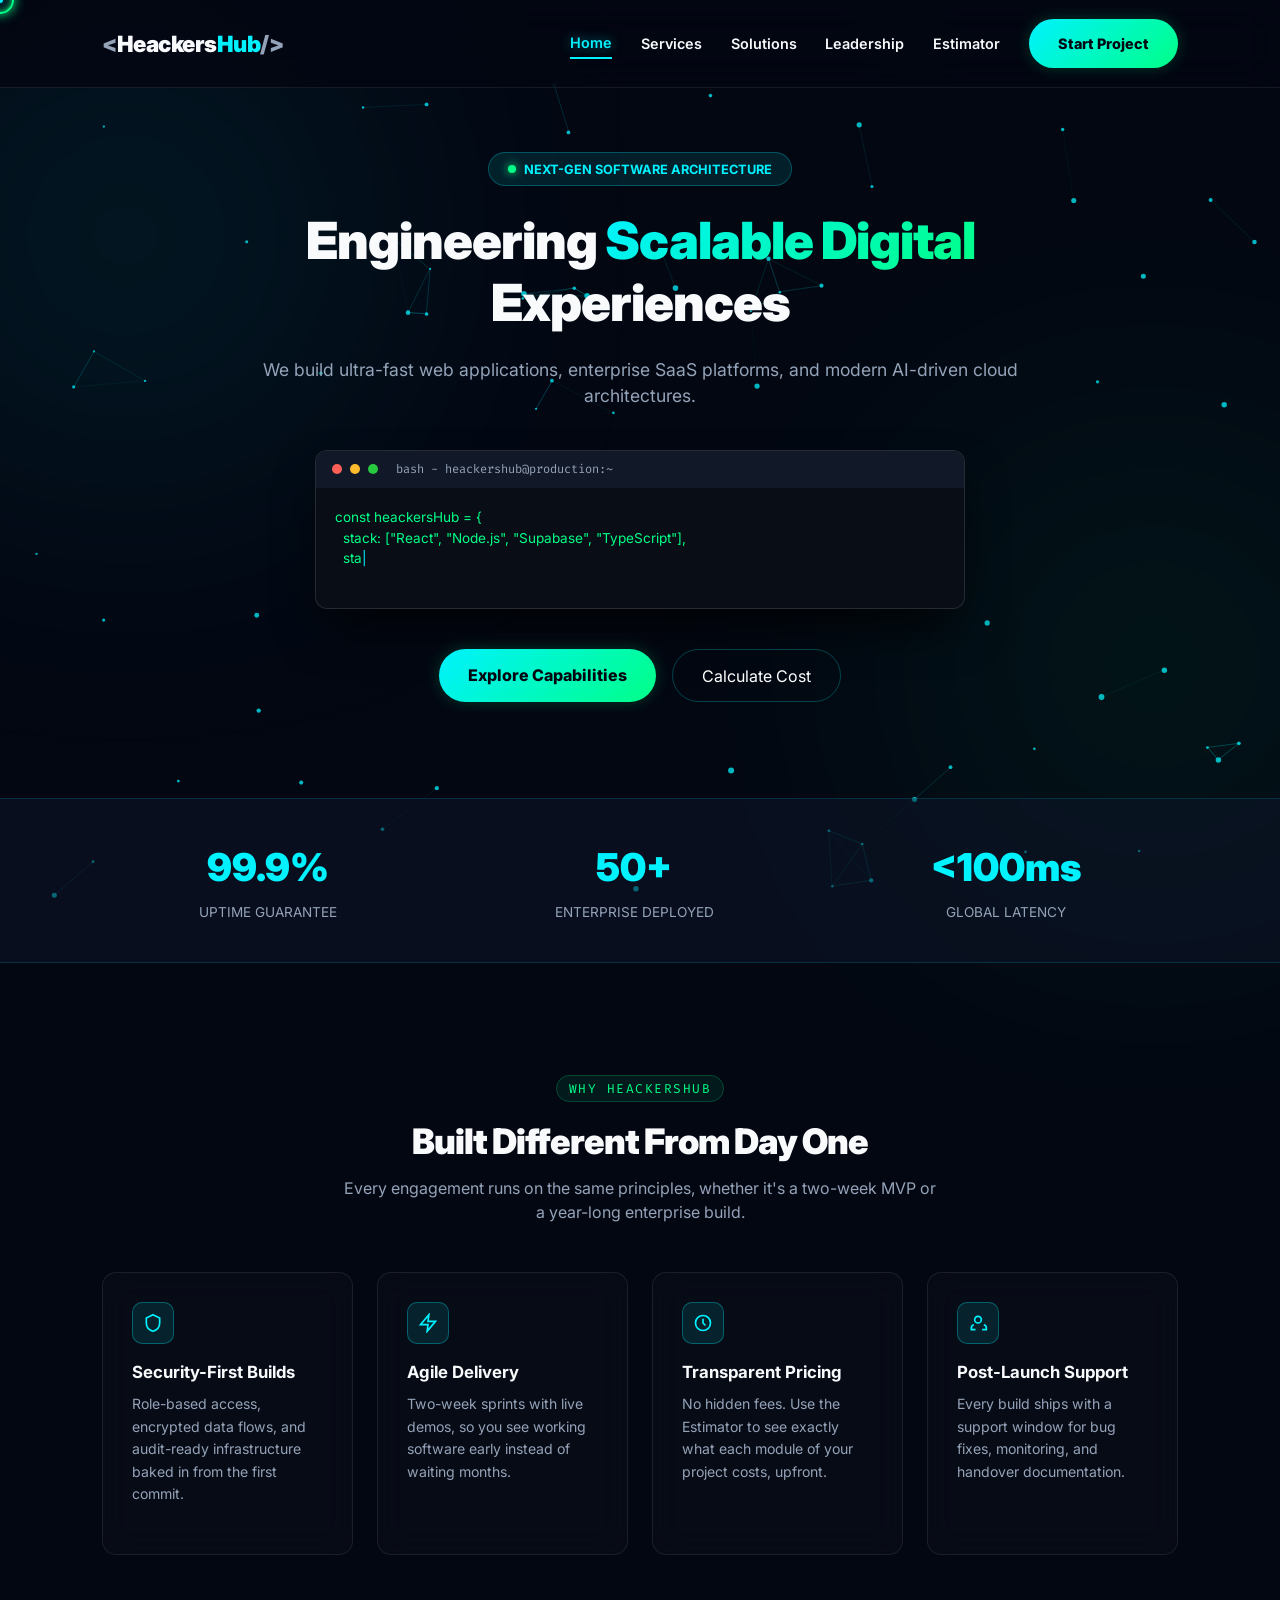
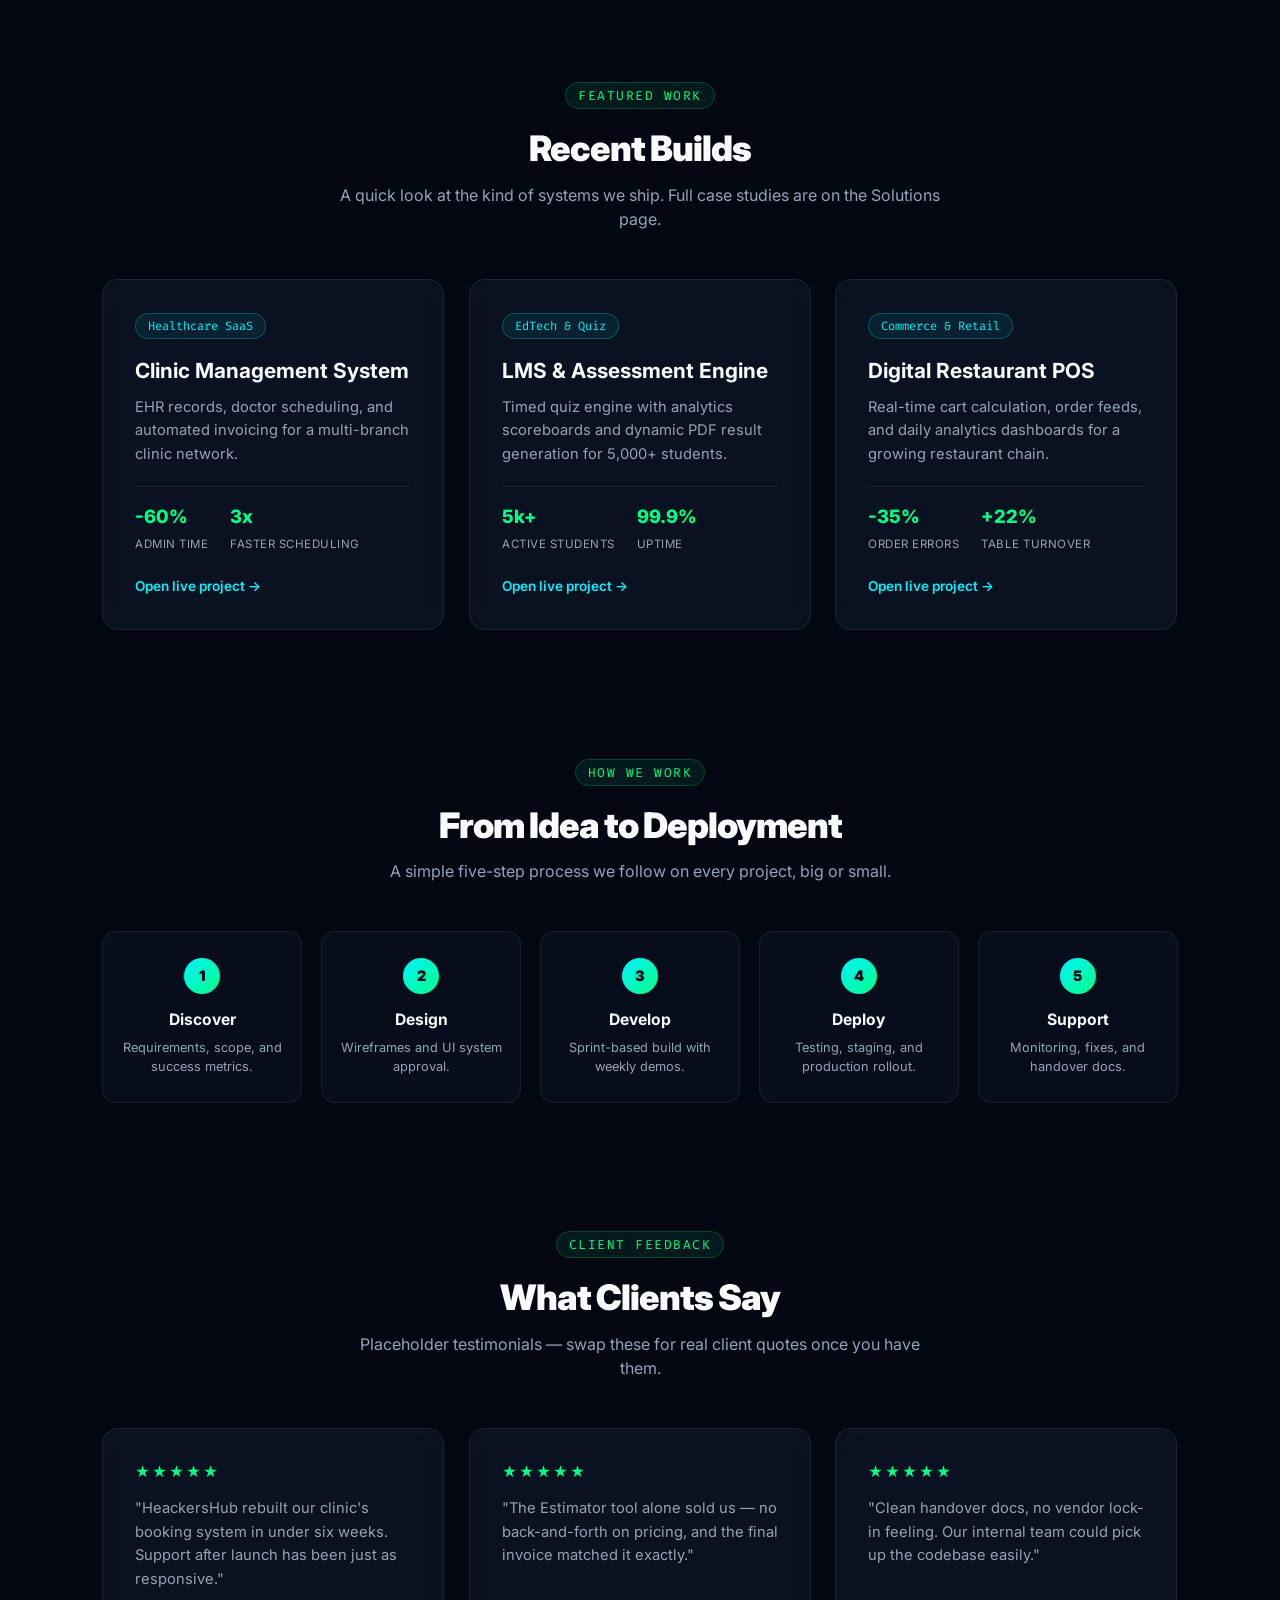
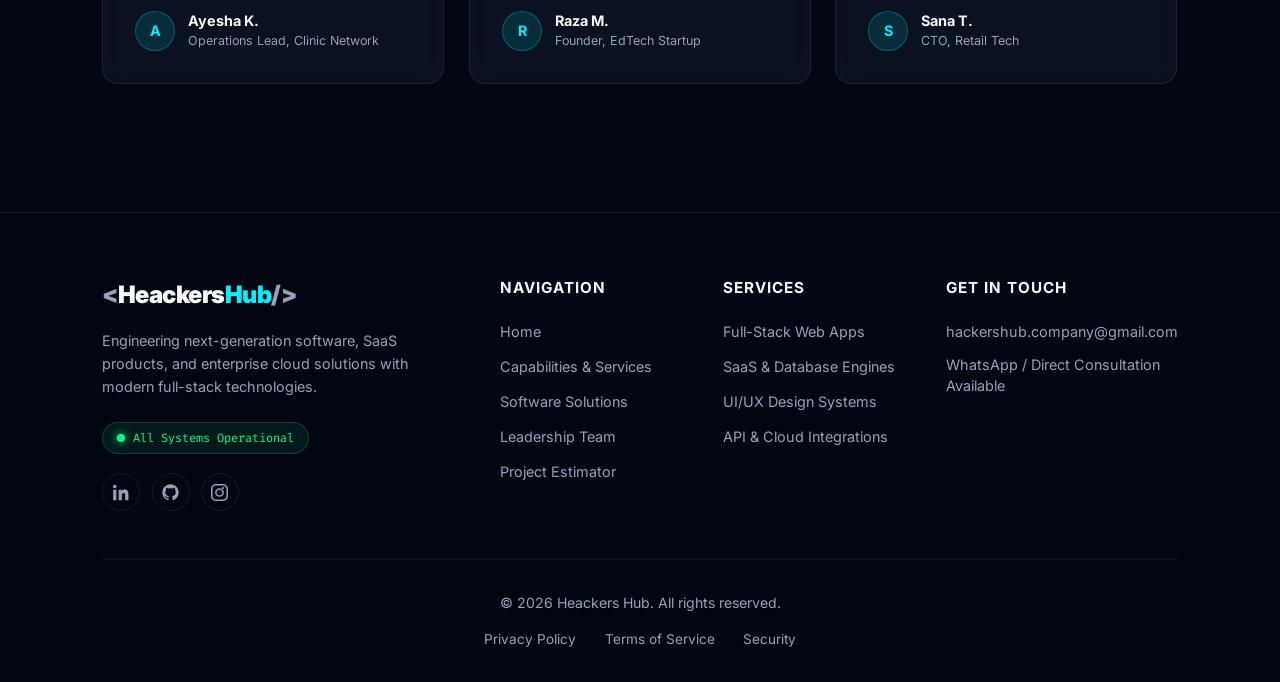
<file: index.html>
<!DOCTYPE html>
<html lang="en">
<head>
  <meta charset="UTF-8">
  <meta name="viewport" content="width=device-width, initial-scale=1.0">
  <title>HeackersHub — Enterprise Software Studio</title>
  <meta name="description" content="HeackersHub engineers scalable web applications, SaaS platforms, and cloud architecture for enterprise clients. React, Node.js, Supabase & modern full-stack solutions.">
  <link rel="icon" href="data:image/svg+xml,%3Csvg xmlns='http://www.w3.org/2000/svg' viewBox='0 0 100 100'%3E%3Crect width='100' height='100' rx='22' fill='%23030712'/%3E%3Ctext x='50' y='68' font-size='60' text-anchor='middle' fill='%2300f2fe' font-family='monospace'%3E%3C/%3E%3C/text%3E%3C/svg%3E">
  <link rel="stylesheet" href="style.css">
  <link href="https://fonts.googleapis.com/css2?family=Fira+Code:wght@400;600&family=Inter:wght@400;600;700;900&display=swap" rel="stylesheet">
</head>
<body>

  <div class="preloader">
    <div class="preloader-box">
      booting heackershub.sys ...
      <div class="preloader-bar"></div>
    </div>
  </div>

  <canvas id="particleCanvas"></canvas>
  <div class="glow-orb orb-1"></div>
  <div class="glow-orb orb-2"></div>

  <header class="navbar">
    <div class="logo">
      <a href="index.html" style="text-decoration:none; color:inherit;">
        <span class="logo-bracket">&lt;</span>Heackers<span class="logo-highlight">Hub</span><span class="logo-bracket">/&gt;</span>
      </a>
    </div>
    <div class="nav-overlay"></div>
    <nav class="nav-links">
      <a href="index.html" class="active">Home</a>
      <a href="services.html">Services</a>
      <a href="solutions.html">Solutions</a>
      <a href="leadership.html">Leadership</a>
      <a href="estimator.html">Estimator</a>
      <a href="contact.html" class="btn-neon">Start Project</a>
    </nav>
    <button class="hamburger" aria-label="Toggle menu"><span></span><span></span><span></span></button>
  </header>

  <section class="hero">
    <div class="hero-badge">
      <span class="pulse-dot"></span> Next-Gen Software Architecture
    </div>
    <h1>Engineering <span class="glow-text">Scalable Digital</span> Experiences</h1>
    <p>We build ultra-fast web applications, enterprise SaaS platforms, and modern AI-driven cloud architectures.</p>

    <div class="terminal-card">
      <div class="terminal-header">
        <span class="dot red"></span>
        <span class="dot yellow"></span>
        <span class="dot green"></span>
        <span class="terminal-title">bash - heackershub@production:~</span>
      </div>
      <div class="terminal-body">
        <pre><code id="typewriterCode"></code><span class="cursor-blink">|</span></pre>
      </div>
    </div>

    <div class="hero-actions">
      <a href="services.html" class="btn-neon">Explore Capabilities</a>
      <a href="estimator.html" class="btn-glass">Calculate Cost</a>
    </div>
  </section>

  <div class="metrics-strip">
    <div class="metric-box">
      <h2 data-target="99.9" data-suffix="%">0%</h2>
      <p>Uptime Guarantee</p>
    </div>
    <div class="metric-box">
      <h2 data-target="50" data-suffix="+">0+</h2>
      <p>Enterprise Deployed</p>
    </div>
    <div class="metric-box">
      <h2 data-target="100" data-prefix="&lt;" data-suffix="ms">&lt;0ms</h2>
      <p>Global Latency</p>
    </div>
  </div>

  <section class="section">
    <div class="section-header reveal">
      <span class="sub-badge">WHY HEACKERSHUB</span>
      <h2 class="page-title" style="font-size:2.2rem;">Built Different From Day One</h2>
      <p class="section-desc">Every engagement runs on the same principles, whether it's a two-week MVP or a year-long enterprise build.</p>
    </div>
    <div class="grid-4">
      <div class="glass-card feature-item reveal">
        <div class="feature-icon"><svg width="20" height="20" fill="none" stroke="currentColor" stroke-width="2" viewBox="0 0 24 24"><path d="M12 2l8 4v6c0 5-3.5 8.5-8 10-4.5-1.5-8-5-8-10V6l8-4z"/></svg></div>
        <h4>Security-First Builds</h4>
        <p>Role-based access, encrypted data flows, and audit-ready infrastructure baked in from the first commit.</p>
      </div>
      <div class="glass-card feature-item reveal">
        <div class="feature-icon"><svg width="20" height="20" fill="none" stroke="currentColor" stroke-width="2" viewBox="0 0 24 24"><path d="M13 2L3 14h9l-1 8 10-12h-9l1-8z"/></svg></div>
        <h4>Agile Delivery</h4>
        <p>Two-week sprints with live demos, so you see working software early instead of waiting months.</p>
      </div>
      <div class="glass-card feature-item reveal">
        <div class="feature-icon"><svg width="20" height="20" fill="none" stroke="currentColor" stroke-width="2" viewBox="0 0 24 24"><circle cx="12" cy="12" r="9"/><path d="M12 7v5l3 3"/></svg></div>
        <h4>Transparent Pricing</h4>
        <p>No hidden fees. Use the Estimator to see exactly what each module of your project costs, upfront.</p>
      </div>
      <div class="glass-card feature-item reveal">
        <div class="feature-icon"><svg width="20" height="20" fill="none" stroke="currentColor" stroke-width="2" viewBox="0 0 24 24"><path d="M17 20h5v-2a4 4 0 0 0-3-3.87M9 20H4v-2a4 4 0 0 1 3-3.87m5-2.13a4 4 0 1 0 0-8 4 4 0 0 0 0 8z"/></svg></div>
        <h4>Post-Launch Support</h4>
        <p>Every build ships with a support window for bug fixes, monitoring, and handover documentation.</p>
      </div>
    </div>
  </section>

  <section class="section">
    <div class="section-header reveal">
      <span class="sub-badge">FEATURED WORK</span>
      <h2 class="page-title" style="font-size:2.2rem;">Recent Builds</h2>
      <p class="section-desc">A quick look at the kind of systems we ship. Full case studies are on the Solutions page.</p>
    </div>
    <div class="grid-3">
      <div class="glass-card reveal">
        <span class="tag">Healthcare SaaS</span>
        <h3>Clinic Management System</h3>
        <p>EHR records, doctor scheduling, and automated invoicing for a multi-branch clinic network.</p>
        <div class="work-results">
          <div><span class="result-num">-60%</span><span class="result-label">Admin Time</span></div>
          <div><span class="result-num">3x</span><span class="result-label">Faster Scheduling</span></div>
        </div>
        <a href="https://medix-ai-six.vercel.app" target="_blank" rel="noopener" class="case-link">Open live project →</a>
      </div>
      <div class="glass-card reveal">
        <span class="tag">EdTech & Quiz</span>
        <h3>LMS & Assessment Engine</h3>
        <p>Timed quiz engine with analytics scoreboards and dynamic PDF result generation for 5,000+ students.</p>
        <div class="work-results">
          <div><span class="result-num">5k+</span><span class="result-label">Active Students</span></div>
          <div><span class="result-num">99.9%</span><span class="result-label">Uptime</span></div>
        </div>
        <a href="https://clinicpro-tan.vercel.app/" target="_blank" rel="noopener" class="case-link">Open live project →</a>
      </div>
      <div class="glass-card reveal">
        <span class="tag">Commerce & Retail</span>
        <h3>Digital Restaurant POS</h3>
        <p>Real-time cart calculation, order feeds, and daily analytics dashboards for a growing restaurant chain.</p>
        <div class="work-results">
          <div><span class="result-num">-35%</span><span class="result-label">Order Errors</span></div>
          <div><span class="result-num">+22%</span><span class="result-label">Table Turnover</span></div>
        </div>
        <a href="https://hasanraza1019.github.io/mr-wari" target="_blank" rel="noopener" class="case-link">Open live project →</a>
      </div>
    </div>
  </section>

  <section class="section">
    <div class="section-header reveal">
      <span class="sub-badge">HOW WE WORK</span>
      <h2 class="page-title" style="font-size:2.2rem;">From Idea to Deployment</h2>
      <p class="section-desc">A simple five-step process we follow on every project, big or small.</p>
    </div>
    <div class="process-track reveal">
      <div class="process-step">
        <div class="step-num">1</div>
        <h4>Discover</h4>
        <p>Requirements, scope, and success metrics.</p>
      </div>
      <div class="process-step">
        <div class="step-num">2</div>
        <h4>Design</h4>
        <p>Wireframes and UI system approval.</p>
      </div>
      <div class="process-step">
        <div class="step-num">3</div>
        <h4>Develop</h4>
        <p>Sprint-based build with weekly demos.</p>
      </div>
      <div class="process-step">
        <div class="step-num">4</div>
        <h4>Deploy</h4>
        <p>Testing, staging, and production rollout.</p>
      </div>
      <div class="process-step">
        <div class="step-num">5</div>
        <h4>Support</h4>
        <p>Monitoring, fixes, and handover docs.</p>
      </div>
    </div>
  </section>

  <section class="section">
    <div class="section-header reveal">
      <span class="sub-badge">CLIENT FEEDBACK</span>
      <h2 class="page-title" style="font-size:2.2rem;">What Clients Say</h2>
      <p class="section-desc">Placeholder testimonials — swap these for real client quotes once you have them.</p>
    </div>
    <div class="grid-3">
      <div class="glass-card testimonial-card reveal">
        <div class="testimonial-stars">★★★★★</div>
        <p class="testimonial-quote">"HeackersHub rebuilt our clinic's booking system in under six weeks. Support after launch has been just as responsive."</p>
        <div class="testimonial-author">
          <div class="testimonial-avatar">A</div>
          <div>
            <div class="testimonial-name">Ayesha K.</div>
            <div class="testimonial-role">Operations Lead, Clinic Network</div>
          </div>
        </div>
      </div>
      <div class="glass-card testimonial-card reveal">
        <div class="testimonial-stars">★★★★★</div>
        <p class="testimonial-quote">"The Estimator tool alone sold us — no back-and-forth on pricing, and the final invoice matched it exactly."</p>
        <div class="testimonial-author">
          <div class="testimonial-avatar">R</div>
          <div>
            <div class="testimonial-name">Raza M.</div>
            <div class="testimonial-role">Founder, EdTech Startup</div>
          </div>
        </div>
      </div>
      <div class="glass-card testimonial-card reveal">
        <div class="testimonial-stars">★★★★★</div>
        <p class="testimonial-quote">"Clean handover docs, no vendor lock-in feeling. Our internal team could pick up the codebase easily."</p>
        <div class="testimonial-author">
          <div class="testimonial-avatar">S</div>
          <div>
            <div class="testimonial-name">Sana T.</div>
            <div class="testimonial-role">CTO, Retail Tech</div>
          </div>
        </div>
      </div>
    </div>
  </section>

  <button class="back-to-top" aria-label="Back to top">
    <svg width="18" height="18" fill="none" stroke="currentColor" stroke-width="2" viewBox="0 0 24 24"><path d="M12 19V5M5 12l7-7 7 7"/></svg>
  </button>

  <footer class="main-footer">
    <div class="footer-container">
      
      <div class="footer-brand">
        <div class="logo">
          <a href="index.html" style="text-decoration:none; color:inherit;">
            <span class="logo-bracket">&lt;</span>Heackers<span class="logo-highlight">Hub</span><span class="logo-bracket">/&gt;</span>
          </a>
        </div>
        <p class="brand-desc">Engineering next-generation software, SaaS products, and enterprise cloud solutions with modern full-stack technologies.</p>
        <div class="status-badge">
          <span class="pulse-dot"></span> All Systems Operational
        </div>
        <div class="social-icons">
          <a href="https://www.linkedin.com/company/hackershub-official/?viewAsMember=true" target="_blank" rel="noopener" aria-label="LinkedIn"><svg viewBox="0 0 24 24" fill="currentColor"><path d="M4.98 3.5C4.98 4.88 3.88 6 2.5 6S0 4.88 0 3.5 1.12 1 2.5 1s2.48 1.12 2.48 2.5zM.24 8.25h4.5V23H.24V8.25zm7.5 0h4.31v2.02h.06c.6-1.13 2.07-2.33 4.26-2.33 4.56 0 5.4 3 5.4 6.9V23h-4.5v-6.72c0-1.6-.03-3.66-2.23-3.66-2.23 0-2.57 1.74-2.57 3.55V23h-4.5V8.25z"/></svg></a>
          <a href="https://github.com/Hackers4786" target="_blank" rel="noopener" aria-label="GitHub"><svg viewBox="0 0 24 24" fill="currentColor"><path d="M12 .5C5.65.5.5 5.65.5 12c0 5.08 3.29 9.39 7.86 10.91.57.1.78-.25.78-.55v-2.14c-3.2.7-3.87-1.36-3.87-1.36-.53-1.34-1.29-1.7-1.29-1.7-1.05-.72.08-.71.08-.71 1.17.08 1.78 1.2 1.78 1.2 1.03 1.77 2.71 1.26 3.37.96.1-.75.4-1.26.73-1.55-2.55-.29-5.24-1.28-5.24-5.68 0-1.26.45-2.28 1.19-3.09-.12-.29-.52-1.46.11-3.05 0 0 .97-.31 3.18 1.18a11.1 11.1 0 0 1 5.79 0c2.21-1.49 3.18-1.18 3.18-1.18.63 1.59.23 2.76.11 3.05.74.81 1.19 1.83 1.19 3.09 0 4.41-2.7 5.38-5.27 5.67.42.36.78 1.08.78 2.17v3.22c0 .3.21.66.79.55C20.21 21.38 23.5 17.08 23.5 12 23.5 5.65 18.35.5 12 .5z"/></svg></a>
          <a href="#" aria-label="Instagram" title="Instagram coming soon"><svg viewBox="0 0 24 24" fill="currentColor"><path d="M12 2.16c3.2 0 3.58.01 4.85.07 1.17.05 1.8.25 2.23.41.56.22.96.48 1.38.9.42.42.68.82.9 1.38.16.42.36 1.06.41 2.23.06 1.27.07 1.65.07 4.85s-.01 3.58-.07 4.85c-.05 1.17-.25 1.8-.41 2.23-.22.56-.48.96-.9 1.38-.42.42-.82.68-1.38.9-.42.16-1.06.36-2.23.41-1.27.06-1.65.07-4.85.07s-3.58-.01-4.85-.07c-1.17-.05-1.8-.25-2.23-.41-.56-.22-.96-.48-1.38-.9-.42-.42-.68-.82-.9-1.38-.16-.42-.36-1.06-.41-2.23-.06-1.27-.07-1.65-.07-4.85s.01-3.58.07-4.85c.05-1.17.25-1.8.41-2.23.22-.56.48-.96.9-1.38.42-.42.82-.68 1.38-.9.42-.16 1.06-.36 2.23-.41 1.27-.06 1.65-.07 4.85-.07M12 0C8.74 0 8.33.01 7.05.07 5.78.13 4.9.33 4.14.63c-.79.31-1.46.72-2.13 1.39C1.35 2.68.94 3.35.63 4.14.33 4.9.13 5.78.07 7.05.01 8.33 0 8.74 0 12s.01 3.67.07 4.95c.06 1.27.26 2.15.56 2.91.31.79.72 1.46 1.39 2.13.67.67 1.34 1.08 2.13 1.39.76.3 1.64.5 2.91.56C8.33 23.99 8.74 24 12 24s3.67-.01 4.95-.07c1.27-.06 2.15-.26 2.91-.56.79-.31 1.46-.72 2.13-1.39.67-.67 1.08-1.34 1.39-2.13.3-.76.5-1.64.56-2.91.06-1.28.07-1.69.07-4.95s-.01-3.67-.07-4.95c-.06-1.27-.26-2.15-.56-2.91-.31-.79-.72-1.46-1.39-2.13C21.32 1.35 20.65.94 19.86.63c-.76-.3-1.64-.5-2.91-.56C15.67.01 15.26 0 12 0zm0 5.84A6.16 6.16 0 1 0 18.16 12 6.16 6.16 0 0 0 12 5.84zm0 10.16A4 4 0 1 1 16 12a4 4 0 0 1-4 4zm6.41-10.4a1.44 1.44 0 1 1-1.44-1.44 1.44 1.44 0 0 1 1.44 1.44z"/></svg></a>
        </div>
      </div>

      <div class="footer-col">
        <h4>Navigation</h4>
        <ul>
          <li><a href="index.html">Home</a></li>
          <li><a href="services.html">Capabilities & Services</a></li>
          <li><a href="solutions.html">Software Solutions</a></li>
          <li><a href="leadership.html">Leadership Team</a></li>
          <li><a href="estimator.html">Project Estimator</a></li>
        </ul>
      </div>

      <div class="footer-col">
        <h4>Services</h4>
        <ul>
          <li><a href="services.html">Full-Stack Web Apps</a></li>
          <li><a href="services.html">SaaS & Database Engines</a></li>
          <li><a href="services.html">UI/UX Design Systems</a></li>
          <li><a href="services.html">API & Cloud Integrations</a></li>
        </ul>
      </div>

      <div class="footer-col">
        <h4>Get In Touch</h4>
        <ul>
          <li><a href="mailto:hackershub.company@gmail.com">hackershub.company@gmail.com</a></li>
          <li><span class="contact-info">WhatsApp / Direct Consultation Available</span></li>
        </ul>
      </div>

    </div>

    <div class="footer-bottom">
      <p>© 2026 Heackers Hub. All rights reserved.</p>
      <div class="footer-legal">
        <a href="#">Privacy Policy</a>
        <a href="#">Terms of Service</a>
        <a href="#">Security</a>
      </div>
    </div>
  </footer>

  <script src="script.js"></script>
</body>
</html>
</file>
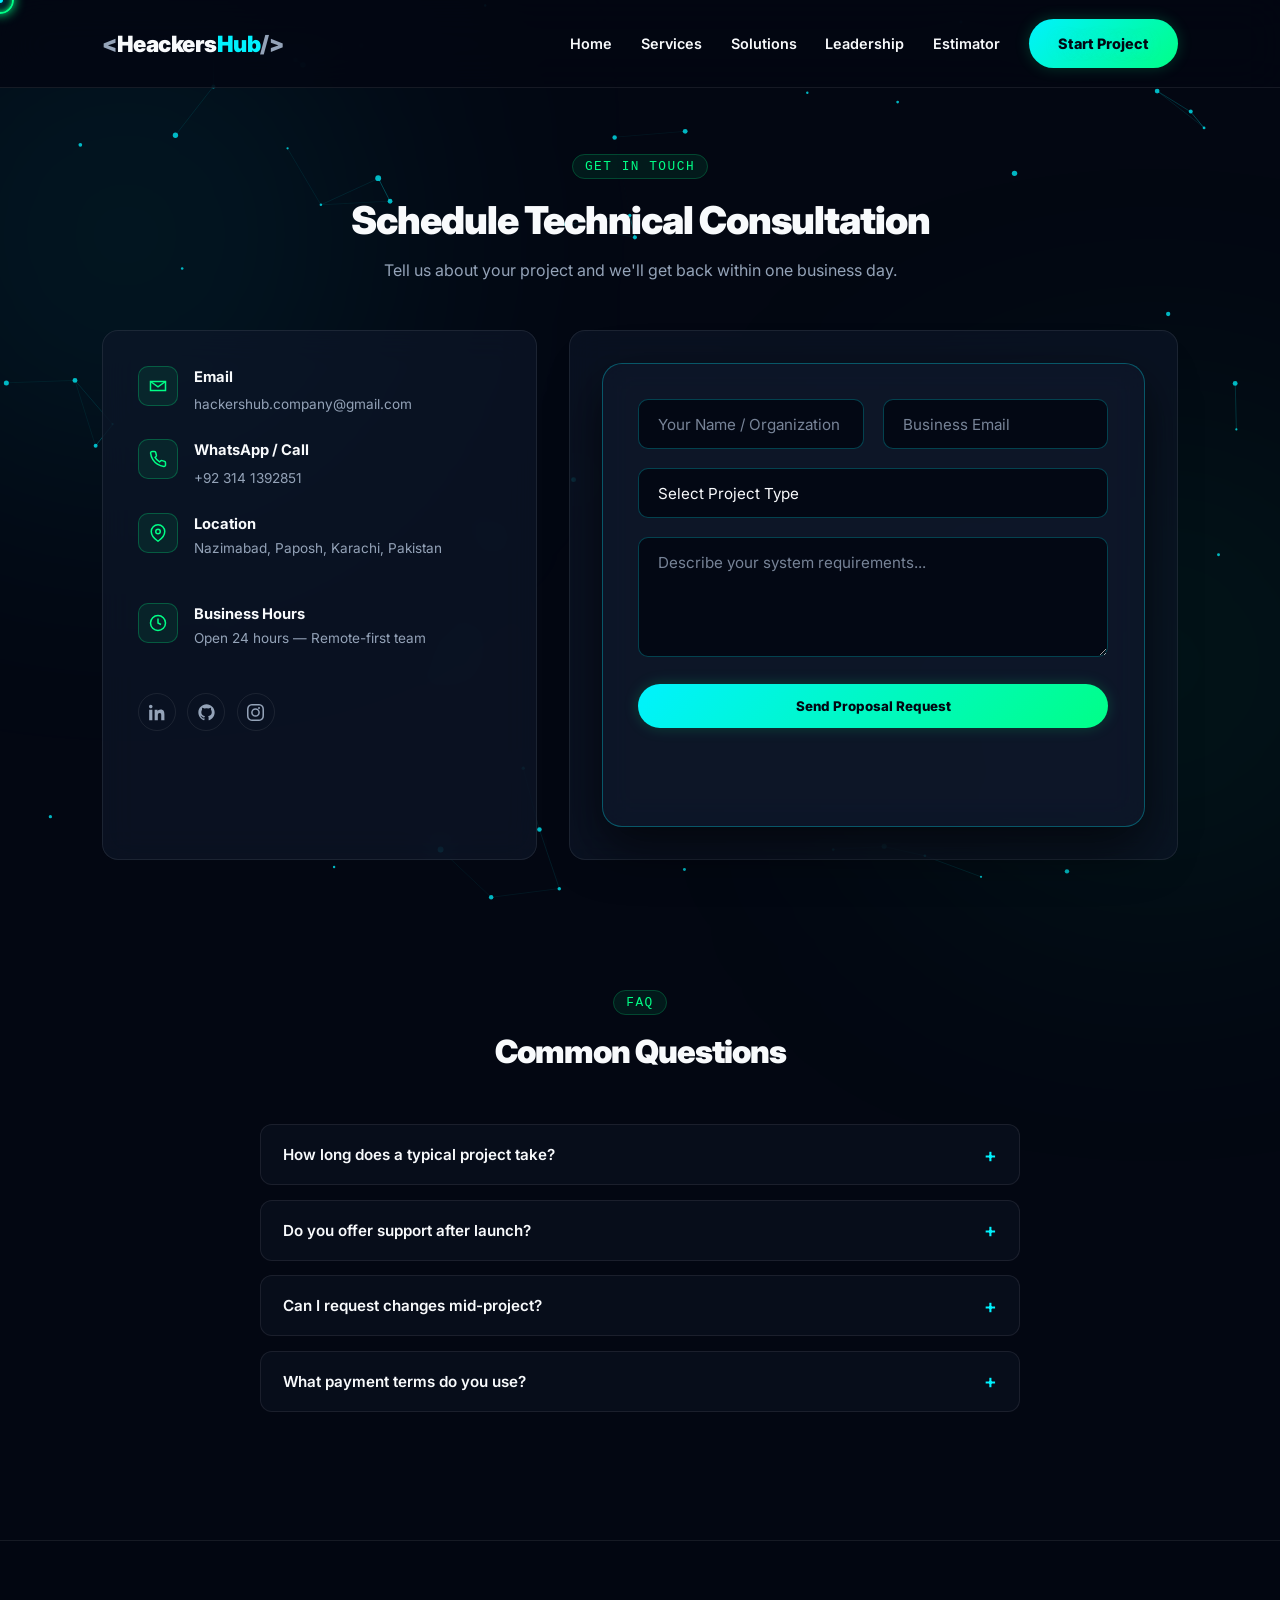
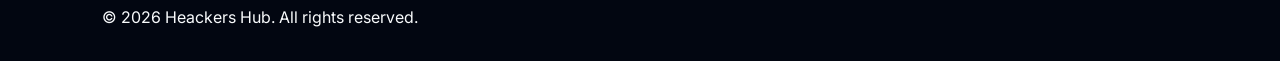
<file: contact.html>
<!DOCTYPE html>
<html lang="en">
<head>
  <meta charset="UTF-8">
  <meta name="viewport" content="width=device-width, initial-scale=1.0">
  <title>Contact Us — Heackers Hub</title>
  <meta name="description" content="Schedule a technical consultation with Heackers Hub — get in touch to discuss your custom software project.">
  <link rel="icon" href="data:image/svg+xml,%3Csvg xmlns='http://www.w3.org/2000/svg' viewBox='0 0 100 100'%3E%3Crect width='100' height='100' rx='22' fill='%23030712'/%3E%3Ctext x='50' y='68' font-size='60' text-anchor='middle' fill='%2300f2fe' font-family='monospace'%3E%3C/%3E%3C/text%3E%3C/svg%3E">
  <link rel="stylesheet" href="style.css">
  <link href="https://fonts.googleapis.com/css2?family=Inter:wght@300;400;600;800;900&display=swap" rel="stylesheet">
</head>
<body>
  <div class="preloader">
    <div class="preloader-box">
      booting heackershub.sys ...
      <div class="preloader-bar"></div>
    </div>
  </div>

  <canvas id="particleCanvas"></canvas>
  <div class="glow-orb orb-1"></div>
  <div class="glow-orb orb-2"></div>

  <nav class="navbar">
    <div class="logo">
      <a href="index.html" style="text-decoration:none; color:inherit;">
        <span class="logo-bracket">&lt;</span>Heackers<span class="logo-highlight">Hub</span><span class="logo-bracket">/&gt;</span>
      </a>
    </div>
    <div class="nav-overlay"></div>
    <div class="nav-links">
      <a href="index.html">Home</a>
      <a href="services.html">Services</a>
      <a href="solutions.html">Solutions</a>
      <a href="leadership.html">Leadership</a>
      <a href="estimator.html">Estimator</a>
      <a href="contact.html" class="btn-neon active">Start Project</a>
    </div>
    <button class="hamburger" aria-label="Toggle menu"><span></span><span></span><span></span></button>
  </nav>

  <section class="section">
    <div class="section-header reveal">
      <span class="sub-badge">GET IN TOUCH</span>
      <h2 class="section-heading">Schedule Technical Consultation</h2>
      <p class="section-desc">Tell us about your project and we'll get back within one business day.</p>
    </div>

    <div class="contact-grid">
      <div class="glass-card contact-info-card reveal">
        <div class="contact-info-row">
          <div class="info-icon"><svg width="18" height="18" fill="none" stroke="currentColor" stroke-width="2" viewBox="0 0 24 24"><path d="M4 4h16v16H4z" opacity="0"/><path d="M22 6l-10 7L2 6"/><path d="M2 6h20v12H2z"/></svg></div>
          <div>
            <h4>Email</h4>
            <a href="mailto:hackershub.company@gmail.com">hackershub.company@gmail.com</a>
          </div>
        </div>
        <div class="contact-info-row">
          <div class="info-icon"><svg width="18" height="18" fill="none" stroke="currentColor" stroke-width="2" viewBox="0 0 24 24"><path d="M22 16.92v3a2 2 0 0 1-2.18 2 19.79 19.79 0 0 1-8.63-3.07 19.5 19.5 0 0 1-6-6 19.79 19.79 0 0 1-3.07-8.67A2 2 0 0 1 4.11 2h3a2 2 0 0 1 2 1.72c.13.96.36 1.9.69 2.81a2 2 0 0 1-.45 2.11L8.09 9.91a16 16 0 0 0 6 6l1.27-1.27a2 2 0 0 1 2.11-.45c.9.33 1.85.56 2.81.69A2 2 0 0 1 22 16.92z"/></svg></div>
          <div>
            <h4>WhatsApp / Call</h4>
            <a href="https://wa.me/923141392851" target="_blank" rel="noopener">+92 314 1392851</a>
          </div>
        </div>
        <div class="contact-info-row">
          <div class="info-icon"><svg width="18" height="18" fill="none" stroke="currentColor" stroke-width="2" viewBox="0 0 24 24"><path d="M21 10c0 7-9 13-9 13s-9-6-9-13a9 9 0 0 1 18 0z"/><circle cx="12" cy="10" r="3"/></svg></div>
          <div>
            <h4>Location</h4>
            <p>Nazimabad, Paposh, Karachi, Pakistan</p>
          </div>
        </div>
        <div class="contact-info-row">
          <div class="info-icon"><svg width="18" height="18" fill="none" stroke="currentColor" stroke-width="2" viewBox="0 0 24 24"><circle cx="12" cy="12" r="10"/><path d="M12 6v6l4 2"/></svg></div>
          <div>
            <h4>Business Hours</h4>
            <p>Open 24 hours — Remote-first team</p>
          </div>
        </div>
        <div class="social-icons">
          <a href="https://www.linkedin.com/company/hackershub-official/?viewAsMember=true" target="_blank" rel="noopener" aria-label="LinkedIn"><svg viewBox="0 0 24 24" fill="currentColor"><path d="M4.98 3.5C4.98 4.88 3.88 6 2.5 6S0 4.88 0 3.5 1.12 1 2.5 1s2.48 1.12 2.48 2.5zM.24 8.25h4.5V23H.24V8.25zm7.5 0h4.31v2.02h.06c.6-1.13 2.07-2.33 4.26-2.33 4.56 0 5.4 3 5.4 6.9V23h-4.5v-6.72c0-1.6-.03-3.66-2.23-3.66-2.23 0-2.57 1.74-2.57 3.55V23h-4.5V8.25z"/></svg></a>
          <a href="https://github.com/Hackers4786" target="_blank" rel="noopener" aria-label="GitHub"><svg viewBox="0 0 24 24" fill="currentColor"><path d="M12 .5C5.65.5.5 5.65.5 12c0 5.08 3.29 9.39 7.86 10.91.57.1.78-.25.78-.55v-2.14c-3.2.7-3.87-1.36-3.87-1.36-.53-1.34-1.29-1.7-1.29-1.7-1.05-.72.08-.71.08-.71 1.17.08 1.78 1.2 1.78 1.2 1.03 1.77 2.71 1.26 3.37.96.1-.75.4-1.26.73-1.55-2.55-.29-5.24-1.28-5.24-5.68 0-1.26.45-2.28 1.19-3.09-.12-.29-.52-1.46.11-3.05 0 0 .97-.31 3.18 1.18a11.1 11.1 0 0 1 5.79 0c2.21-1.49 3.18-1.18 3.18-1.18.63 1.59.23 2.76.11 3.05.74.81 1.19 1.83 1.19 3.09 0 4.41-2.7 5.38-5.27 5.67.42.36.78 1.08.78 2.17v3.22c0 .3.21.66.79.55C20.21 21.38 23.5 17.08 23.5 12 23.5 5.65 18.35.5 12 .5z"/></svg></a>
          <a href="#" aria-label="Instagram" title="Instagram coming soon"><svg viewBox="0 0 24 24" fill="currentColor"><path d="M12 2.16c3.2 0 3.58.01 4.85.07 1.17.05 1.8.25 2.23.41.56.22.96.48 1.38.9.42.42.68.82.9 1.38.16.42.36 1.06.41 2.23.06 1.27.07 1.65.07 4.85s-.01 3.58-.07 4.85c-.05 1.17-.25 1.8-.41 2.23-.22.56-.48.96-.9 1.38-.42.42-.82.68-1.38.9-.42.16-1.06.36-2.23.41-1.27.06-1.65.07-4.85.07s-3.58-.01-4.85-.07c-1.17-.05-1.8-.25-2.23-.41-.56-.22-.96-.48-1.38-.9-.42-.42-.68-.82-.9-1.38-.16-.42-.36-1.06-.41-2.23-.06-1.27-.07-1.65-.07-4.85s.01-3.58.07-4.85c.05-1.17.25-1.8.41-2.23.22-.56.48-.96.9-1.38.42-.42.82-.68 1.38-.9.42-.16 1.06-.36 2.23-.41 1.27-.06 1.65-.07 4.85-.07M12 0C8.74 0 8.33.01 7.05.07 5.78.13 4.9.33 4.14.63c-.79.31-1.46.72-2.13 1.39C1.35 2.68.94 3.35.63 4.14.33 4.9.13 5.78.07 7.05.01 8.33 0 8.74 0 12s.01 3.67.07 4.95c.06 1.27.26 2.15.56 2.91.31.79.72 1.46 1.39 2.13.67.67 1.34 1.08 2.13 1.39.76.3 1.64.5 2.91.56C8.33 23.99 8.74 24 12 24s3.67-.01 4.95-.07c1.27-.06 2.15-.26 2.91-.56.79-.31 1.46-.72 2.13-1.39.67-.67 1.08-1.34 1.39-2.13.3-.76.5-1.64.56-2.91.06-1.28.07-1.69.07-4.95s-.01-3.67-.07-4.95c-.06-1.27-.26-2.15-.56-2.91-.31-.79-.72-1.46-1.39-2.13C21.32 1.35 20.65.94 19.86.63c-.76-.3-1.64-.5-2.91-.56C15.67.01 15.26 0 12 0zm0 5.84A6.16 6.16 0 1 0 18.16 12 6.16 6.16 0 0 0 12 5.84zm0 10.16A4 4 0 1 1 16 12a4 4 0 0 1-4 4zm6.41-10.4a1.44 1.44 0 1 1-1.44-1.44 1.44 1.44 0 0 1 1.44 1.44z"/></svg></a>
        </div>
      </div>

      <div class="glass-card form-box reveal">
        <form id="contactForm">
          <input type="text" name="website" tabindex="-1" autocomplete="off" class="form-honeypot" aria-hidden="true">
          <div class="form-row">
            <input type="text" name="Name" id="clientName" placeholder="Your Name / Organization" required class="input">
            <input type="email" name="Email" id="clientEmail" placeholder="Business Email" required class="input">
          </div>
          <select name="Project Type" id="projectScope" class="input" required>
            <option value="">Select Project Type</option>
            <option>Custom Web Application</option>
            <option>Clinic EHR Management System</option>
            <option>Educational Quiz & LMS Portal</option>
            <option>Restaurant POS & Retail System</option>
          </select>
          <textarea name="Message" id="projectMessage" rows="4" placeholder="Describe your system requirements..." class="input" required></textarea>
          <button type="submit" class="btn-neon full-width">Send Proposal Request</button>
          <p id="formStatus" class="form-status" role="status" aria-live="polite"></p>
        </form>
      </div>
    </div>
  </section>

  <section class="section">
    <div class="section-header reveal">
      <span class="sub-badge">FAQ</span>
      <h2 class="section-heading" style="font-size:2rem;">Common Questions</h2>
    </div>
    <div class="faq-list reveal">
      <div class="faq-item">
        <button class="faq-question">How long does a typical project take? <span class="faq-icon">+</span></button>
        <div class="faq-answer"><p>Most projects run 4–10 weeks depending on scope. Use the Estimator page to get a rough sense of what your modules would need.</p></div>
      </div>
      <div class="faq-item">
        <button class="faq-question">Do you offer support after launch? <span class="faq-icon">+</span></button>
        <div class="faq-answer"><p>Yes — every project includes a post-launch support window for bug fixes and monitoring, with optional extended retainers.</p></div>
      </div>
      <div class="faq-item">
        <button class="faq-question">Can I request changes mid-project? <span class="faq-icon">+</span></button>
        <div class="faq-answer"><p>We work in short sprints with live demos, so scope adjustments are discussed and priced before each sprint starts.</p></div>
      </div>
      <div class="faq-item">
        <button class="faq-question">What payment terms do you use? <span class="faq-icon">+</span></button>
        <div class="faq-answer"><p>Typically a milestone-based split — an upfront deposit, a midpoint payment, and a final payment on delivery.</p></div>
      </div>
    </div>
  </section>

  <button class="back-to-top" aria-label="Back to top">
    <svg width="18" height="18" fill="none" stroke="currentColor" stroke-width="2" viewBox="0 0 24 24"><path d="M12 19V5M5 12l7-7 7 7"/></svg>
  </button>

  <footer>
    <p>© 2026 Heackers Hub. All rights reserved.</p>
  </footer>
  <script src="supabase-config.js"></script>
  <script src="script.js"></script>
  <script type="module" src="supabase-client.js"></script>
</body>
</html>
</file>
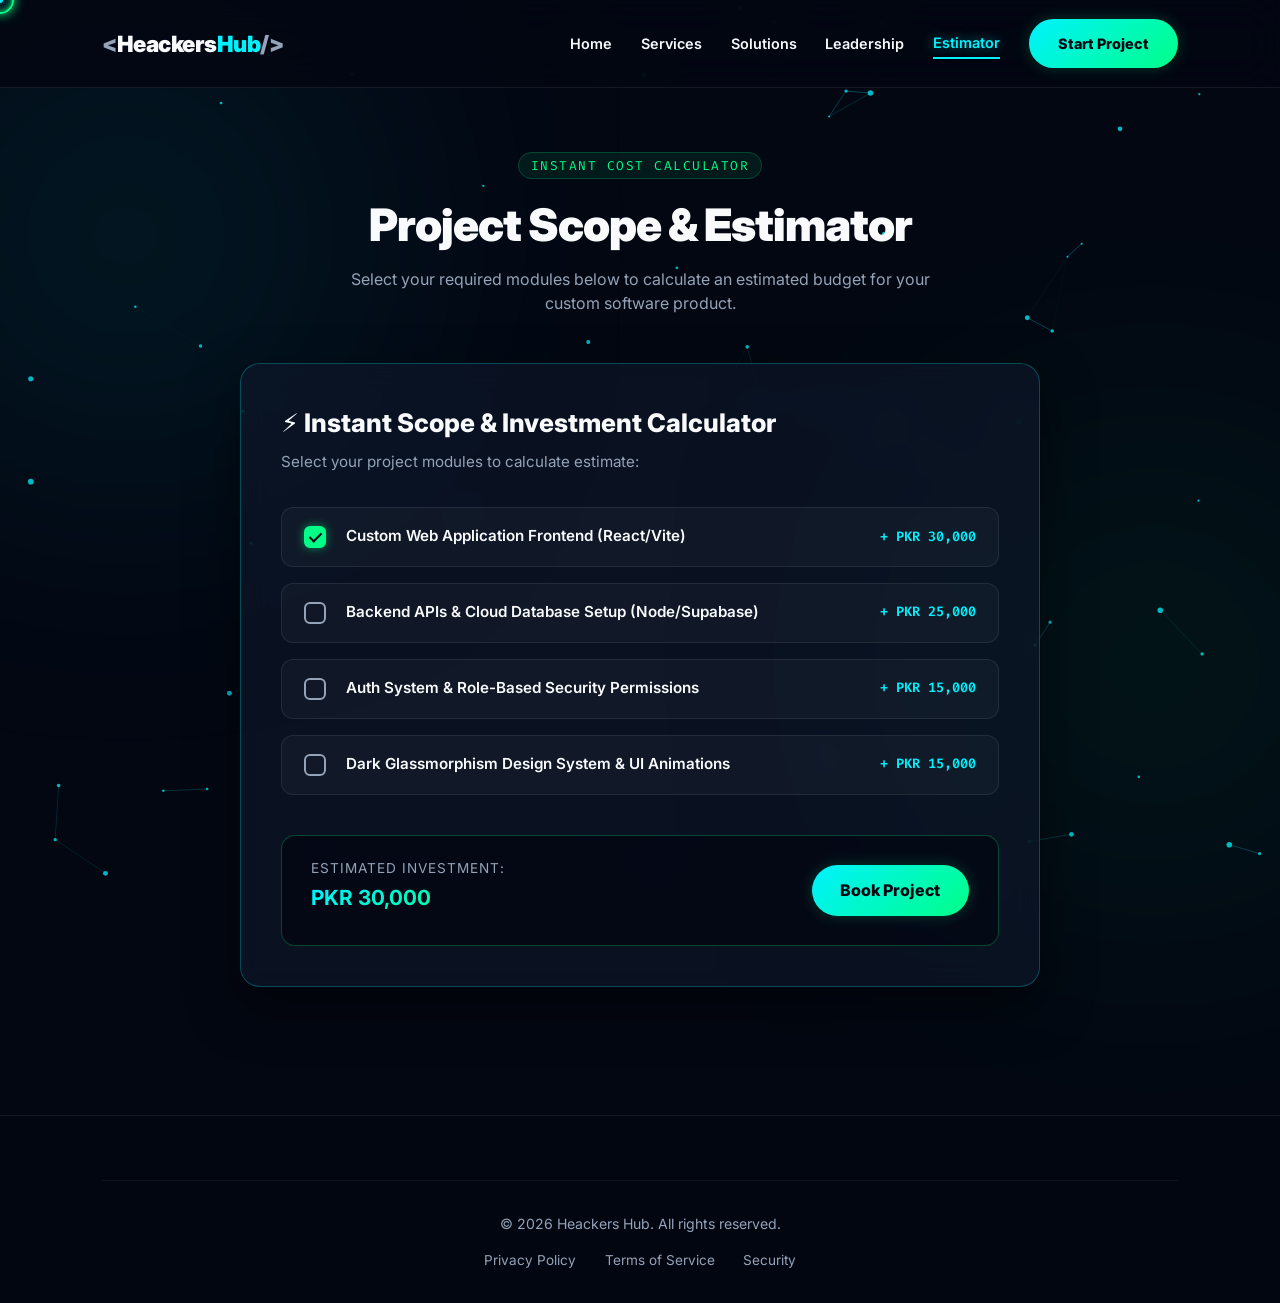
<file: estimator.html>
<!DOCTYPE html>
<html lang="en">
<head>
  <meta charset="UTF-8">
  <meta name="viewport" content="width=device-width, initial-scale=1.0">
  <title>Project Estimator — HeackersHub</title>
  <meta name="description" content="Instantly calculate a budget estimate for your custom software project with the HeackersHub project scope calculator.">
  <link rel="icon" href="data:image/svg+xml,%3Csvg xmlns='http://www.w3.org/2000/svg' viewBox='0 0 100 100'%3E%3Crect width='100' height='100' rx='22' fill='%23030712'/%3E%3Ctext x='50' y='68' font-size='60' text-anchor='middle' fill='%2300f2fe' font-family='monospace'%3E%3C/%3E%3C/text%3E%3C/svg%3E">
  <link rel="stylesheet" href="style.css">
  <link href="https://fonts.googleapis.com/css2?family=Fira+Code:wght@400;600&family=Inter:wght@400;600;700;900&display=swap" rel="stylesheet">
</head>
<body>

  <div class="preloader">
    <div class="preloader-box">
      booting heackershub.sys ...
      <div class="preloader-bar"></div>
    </div>
  </div>

  <canvas id="particleCanvas"></canvas>
  <div class="glow-orb orb-1"></div>
  <div class="glow-orb orb-2"></div>

  <header class="navbar">
    <div class="logo">
      <a href="index.html" style="text-decoration:none; color:inherit;">
        <span class="logo-bracket">&lt;</span>Heackers<span class="logo-highlight">Hub</span><span class="logo-bracket">/&gt;</span>
      </a>
    </div>
    <div class="nav-overlay"></div>
    <nav class="nav-links">
      <a href="index.html">Home</a>
      <a href="services.html">Services</a>
      <a href="solutions.html">Solutions</a>
      <a href="leadership.html">Leadership</a>
      <a href="estimator.html" class="active">Estimator</a>
      <a href="contact.html" class="btn-neon">Start Project</a>
    </nav>
    <button class="hamburger" aria-label="Toggle menu"><span></span><span></span><span></span></button>
  </header>

  <main class="section">
    <div class="section-header reveal">
      <span class="sub-badge">INSTANT COST CALCULATOR</span>
      <h1 class="page-title">Project Scope & Estimator</h1>
      <p class="section-desc">Select your required modules below to calculate an estimated budget for your custom software product.</p>
    </div>

    <div class="estimator-container">
      <div class="glass-card estimator-card reveal">
        
        <div class="estimator-header">
          <h2>⚡ Instant Scope & Investment Calculator</h2>
          <p>Select your project modules to calculate estimate:</p>
        </div>

        <div class="estimator-options">
          
          <label class="option-card">
            <input type="checkbox" class="estimator-checkbox" data-price="30000" checked>
            <span class="custom-check"></span>
            <div class="option-info">
              <span class="option-title">Custom Web Application Frontend (React/Vite)</span>
              <span class="option-price">+ PKR 30,000</span>
            </div>
          </label>

          <label class="option-card">
            <input type="checkbox" class="estimator-checkbox" data-price="25000">
            <span class="custom-check"></span>
            <div class="option-info">
              <span class="option-title">Backend APIs & Cloud Database Setup (Node/Supabase)</span>
              <span class="option-price">+ PKR 25,000</span>
            </div>
          </label>

          <label class="option-card">
            <input type="checkbox" class="estimator-checkbox" data-price="15000">
            <span class="custom-check"></span>
            <div class="option-info">
              <span class="option-title">Auth System & Role-Based Security Permissions</span>
              <span class="option-price">+ PKR 15,000</span>
            </div>
          </label>

          <label class="option-card">
            <input type="checkbox" class="estimator-checkbox" data-price="15000">
            <span class="custom-check"></span>
            <div class="option-info">
              <span class="option-title">Dark Glassmorphism Design System & UI Animations</span>
              <span class="option-price">+ PKR 15,000</span>
            </div>
          </label>

        </div>

        <div class="estimator-summary">
          <div class="investment-display">
            <span class="summary-label">Estimated Investment:</span>
            <h3 class="summary-amount" id="totalInvestment">PKR 30,000</h3>
          </div>
          <a href="contact.html" class="btn-neon btn-book">Book Project</a>
        </div>

      </div>
    </div>
  </main>

  <button class="back-to-top" aria-label="Back to top">
    <svg width="18" height="18" fill="none" stroke="currentColor" stroke-width="2" viewBox="0 0 24 24"><path d="M12 19V5M5 12l7-7 7 7"/></svg>
  </button>

  <footer class="main-footer">
    <div class="footer-bottom centered-footer">
      <p>© 2026 Heackers Hub. All rights reserved.</p>
      <div class="footer-legal">
        <a href="#">Privacy Policy</a>
        <a href="#">Terms of Service</a>
        <a href="#">Security</a>
      </div>
    </div>
  </footer>

  <script src="script.js"></script>
</body>
</html>
</file>
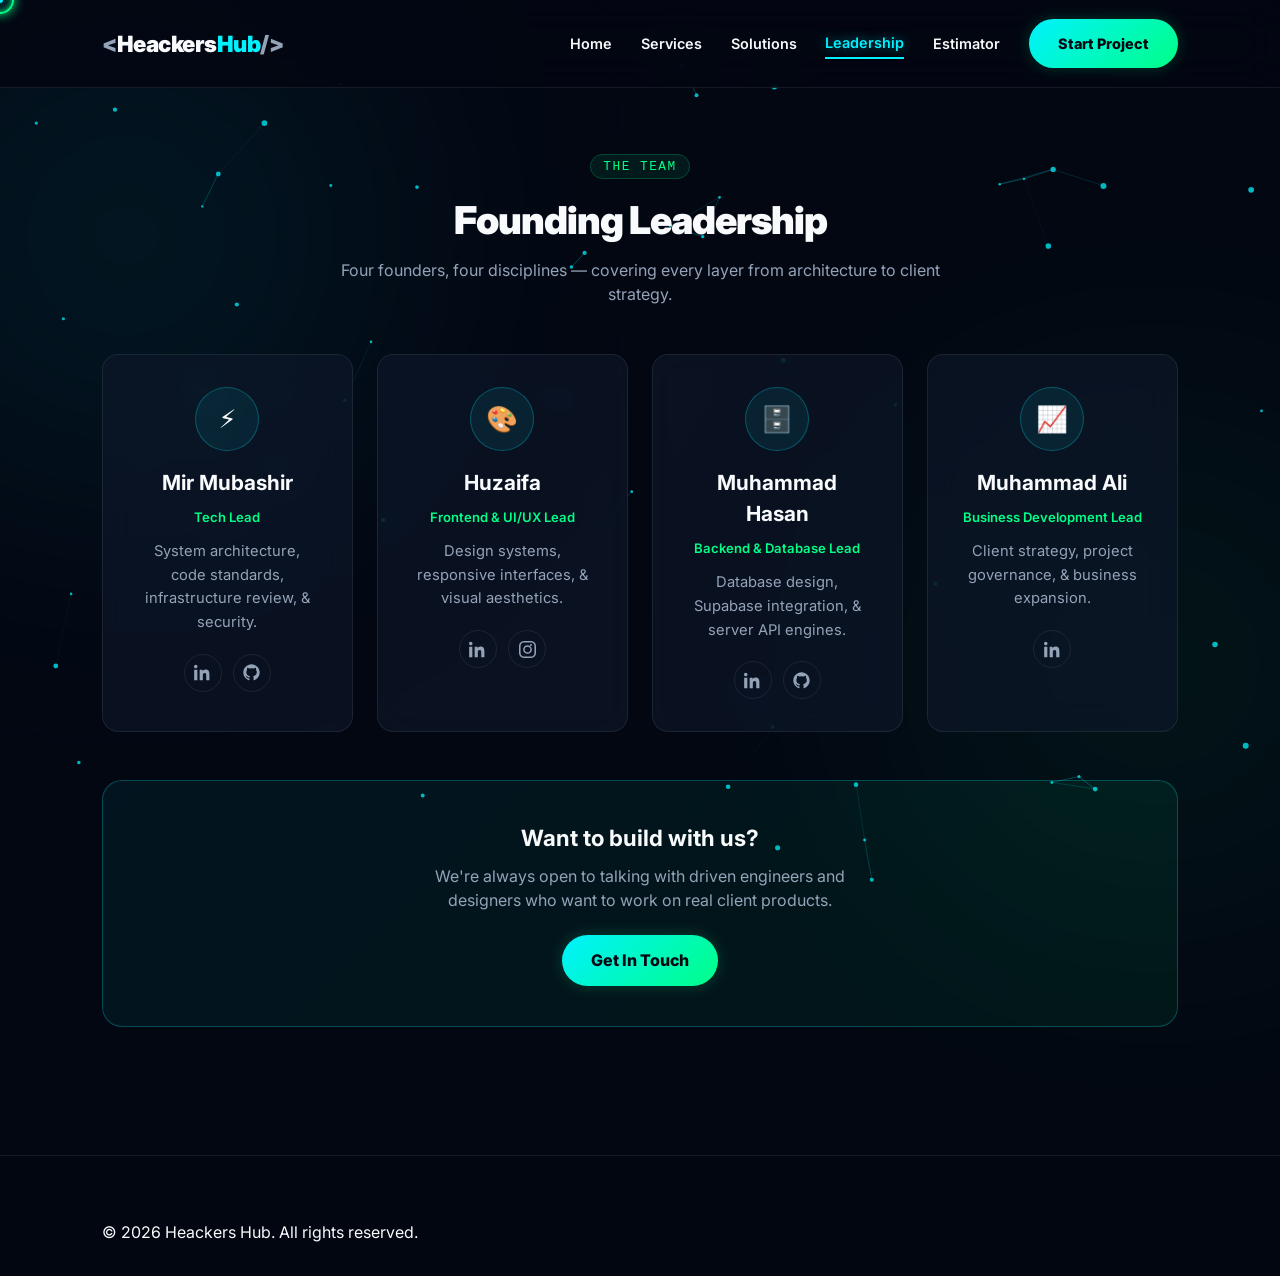
<file: leadership.html>
<!DOCTYPE html>
<html lang="en">
<head>
  <meta charset="UTF-8">
  <meta name="viewport" content="width=device-width, initial-scale=1.0">
  <title>Leadership — Heackers Hub</title>
  <meta name="description" content="Meet the founding leadership team at Heackers Hub — engineering, design, backend, and business development leads.">
  <link rel="icon" href="data:image/svg+xml,%3Csvg xmlns='http://www.w3.org/2000/svg' viewBox='0 0 100 100'%3E%3Crect width='100' height='100' rx='22' fill='%23030712'/%3E%3Ctext x='50' y='68' font-size='60' text-anchor='middle' fill='%2300f2fe' font-family='monospace'%3E%3C/%3E%3C/text%3E%3C/svg%3E">
  <link rel="stylesheet" href="style.css">
  <link href="https://fonts.googleapis.com/css2?family=Inter:wght@300;400;600;800;900&display=swap" rel="stylesheet">
</head>
<body>
  <div class="preloader">
    <div class="preloader-box">
      booting heackershub.sys ...
      <div class="preloader-bar"></div>
    </div>
  </div>

  <canvas id="particleCanvas"></canvas>
  <div class="glow-orb orb-1"></div>
  <div class="glow-orb orb-2"></div>

  <nav class="navbar">
    <div class="logo">
      <a href="index.html" style="text-decoration:none; color:inherit;">
        <span class="logo-bracket">&lt;</span>Heackers<span class="logo-highlight">Hub</span><span class="logo-bracket">/&gt;</span>
      </a>
    </div>
    <div class="nav-overlay"></div>
    <div class="nav-links">
      <a href="index.html">Home</a>
      <a href="services.html">Services</a>
      <a href="solutions.html">Solutions</a>
      <a href="leadership.html" class="active">Leadership</a>
      <a href="estimator.html">Estimator</a>
      <a href="contact.html" class="btn-neon">Start Project</a>
    </div>
    <button class="hamburger" aria-label="Toggle menu"><span></span><span></span><span></span></button>
  </nav>

  <section class="section">
    <div class="section-header reveal">
      <span class="sub-badge">THE TEAM</span>
      <h2 class="section-heading">Founding Leadership</h2>
      <p class="section-desc">Four founders, four disciplines — covering every layer from architecture to client strategy.</p>
    </div>
    <div class="grid-4">
      <div class="glass-card team-card reveal">
        <div class="avatar">⚡</div>
        <h3>Mir Mubashir</h3>
        <span class="role">Tech Lead</span>
        <p>System architecture, code standards, infrastructure review, & security.</p>
        <div class="social-icons">
          <a href="#" aria-label="LinkedIn"><svg viewBox="0 0 24 24" fill="currentColor"><path d="M4.98 3.5C4.98 4.88 3.88 6 2.5 6S0 4.88 0 3.5 1.12 1 2.5 1s2.48 1.12 2.48 2.5zM.24 8.25h4.5V23H.24V8.25zm7.5 0h4.31v2.02h.06c.6-1.13 2.07-2.33 4.26-2.33 4.56 0 5.4 3 5.4 6.9V23h-4.5v-6.72c0-1.6-.03-3.66-2.23-3.66-2.23 0-2.57 1.74-2.57 3.55V23h-4.5V8.25z"/></svg></a>
          <a href="#" aria-label="GitHub"><svg viewBox="0 0 24 24" fill="currentColor"><path d="M12 .5C5.65.5.5 5.65.5 12c0 5.08 3.29 9.39 7.86 10.91.57.1.78-.25.78-.55v-2.14c-3.2.7-3.87-1.36-3.87-1.36-.53-1.34-1.29-1.7-1.29-1.7-1.05-.72.08-.71.08-.71 1.17.08 1.78 1.2 1.78 1.2 1.03 1.77 2.71 1.26 3.37.96.1-.75.4-1.26.73-1.55-2.55-.29-5.24-1.28-5.24-5.68 0-1.26.45-2.28 1.19-3.09-.12-.29-.52-1.46.11-3.05 0 0 .97-.31 3.18 1.18a11.1 11.1 0 0 1 5.79 0c2.21-1.49 3.18-1.18 3.18-1.18.63 1.59.23 2.76.11 3.05.74.81 1.19 1.83 1.19 3.09 0 4.41-2.7 5.38-5.27 5.67.42.36.78 1.08.78 2.17v3.22c0 .3.21.66.79.55C20.21 21.38 23.5 17.08 23.5 12 23.5 5.65 18.35.5 12 .5z"/></svg></a>
        </div>
      </div>
      <div class="glass-card team-card reveal">
        <div class="avatar">🎨</div>
        <h3>Huzaifa</h3>
        <span class="role">Frontend & UI/UX Lead</span>
        <p>Design systems, responsive interfaces, & visual aesthetics.</p>
        <div class="social-icons">
          <a href="#" aria-label="LinkedIn"><svg viewBox="0 0 24 24" fill="currentColor"><path d="M4.98 3.5C4.98 4.88 3.88 6 2.5 6S0 4.88 0 3.5 1.12 1 2.5 1s2.48 1.12 2.48 2.5zM.24 8.25h4.5V23H.24V8.25zm7.5 0h4.31v2.02h.06c.6-1.13 2.07-2.33 4.26-2.33 4.56 0 5.4 3 5.4 6.9V23h-4.5v-6.72c0-1.6-.03-3.66-2.23-3.66-2.23 0-2.57 1.74-2.57 3.55V23h-4.5V8.25z"/></svg></a>
          <a href="#" aria-label="Instagram"><svg viewBox="0 0 24 24" fill="currentColor"><path d="M12 2.16c3.2 0 3.58.01 4.85.07 1.17.05 1.8.25 2.23.41.56.22.96.48 1.38.9.42.42.68.82.9 1.38.16.42.36 1.06.41 2.23.06 1.27.07 1.65.07 4.85s-.01 3.58-.07 4.85c-.05 1.17-.25 1.8-.41 2.23-.22.56-.48.96-.9 1.38-.42.42-.82.68-1.38.9-.42.16-1.06.36-2.23.41-1.27.06-1.65.07-4.85.07s-3.58-.01-4.85-.07c-1.17-.05-1.8-.25-2.23-.41-.56-.22-.96-.48-1.38-.9-.42-.42-.68-.82-.9-1.38-.16-.42-.36-1.06-.41-2.23-.06-1.27-.07-1.65-.07-4.85s.01-3.58.07-4.85c.05-1.17.25-1.8.41-2.23.22-.56.48-.96.9-1.38.42-.42.82-.68 1.38-.9.42-.16 1.06-.36 2.23-.41 1.27-.06 1.65-.07 4.85-.07M12 0C8.74 0 8.33.01 7.05.07 5.78.13 4.9.33 4.14.63c-.79.31-1.46.72-2.13 1.39C1.35 2.68.94 3.35.63 4.14.33 4.9.13 5.78.07 7.05.01 8.33 0 8.74 0 12s.01 3.67.07 4.95c.06 1.27.26 2.15.56 2.91.31.79.72 1.46 1.39 2.13.67.67 1.34 1.08 2.13 1.39.76.3 1.64.5 2.91.56C8.33 23.99 8.74 24 12 24s3.67-.01 4.95-.07c1.27-.06 2.15-.26 2.91-.56.79-.31 1.46-.72 2.13-1.39.67-.67 1.08-1.34 1.39-2.13.3-.76.5-1.64.56-2.91.06-1.28.07-1.69.07-4.95s-.01-3.67-.07-4.95c-.06-1.27-.26-2.15-.56-2.91-.31-.79-.72-1.46-1.39-2.13C21.32 1.35 20.65.94 19.86.63c-.76-.3-1.64-.5-2.91-.56C15.67.01 15.26 0 12 0zm0 5.84A6.16 6.16 0 1 0 18.16 12 6.16 6.16 0 0 0 12 5.84zm0 10.16A4 4 0 1 1 16 12a4 4 0 0 1-4 4zm6.41-10.4a1.44 1.44 0 1 1-1.44-1.44 1.44 1.44 0 0 1 1.44 1.44z"/></svg></a>
        </div>
      </div>
      <div class="glass-card team-card reveal">
        <div class="avatar">🗄️</div>
        <h3>Muhammad Hasan</h3>
        <span class="role">Backend & Database Lead</span>
        <p>Database design, Supabase integration, & server API engines.</p>
        <div class="social-icons">
          <a href="#" aria-label="LinkedIn"><svg viewBox="0 0 24 24" fill="currentColor"><path d="M4.98 3.5C4.98 4.88 3.88 6 2.5 6S0 4.88 0 3.5 1.12 1 2.5 1s2.48 1.12 2.48 2.5zM.24 8.25h4.5V23H.24V8.25zm7.5 0h4.31v2.02h.06c.6-1.13 2.07-2.33 4.26-2.33 4.56 0 5.4 3 5.4 6.9V23h-4.5v-6.72c0-1.6-.03-3.66-2.23-3.66-2.23 0-2.57 1.74-2.57 3.55V23h-4.5V8.25z"/></svg></a>
          <a href="#" aria-label="GitHub"><svg viewBox="0 0 24 24" fill="currentColor"><path d="M12 .5C5.65.5.5 5.65.5 12c0 5.08 3.29 9.39 7.86 10.91.57.1.78-.25.78-.55v-2.14c-3.2.7-3.87-1.36-3.87-1.36-.53-1.34-1.29-1.7-1.29-1.7-1.05-.72.08-.71.08-.71 1.17.08 1.78 1.2 1.78 1.2 1.03 1.77 2.71 1.26 3.37.96.1-.75.4-1.26.73-1.55-2.55-.29-5.24-1.28-5.24-5.68 0-1.26.45-2.28 1.19-3.09-.12-.29-.52-1.46.11-3.05 0 0 .97-.31 3.18 1.18a11.1 11.1 0 0 1 5.79 0c2.21-1.49 3.18-1.18 3.18-1.18.63 1.59.23 2.76.11 3.05.74.81 1.19 1.83 1.19 3.09 0 4.41-2.7 5.38-5.27 5.67.42.36.78 1.08.78 2.17v3.22c0 .3.21.66.79.55C20.21 21.38 23.5 17.08 23.5 12 23.5 5.65 18.35.5 12 .5z"/></svg></a>
        </div>
      </div>
      <div class="glass-card team-card reveal">
        <div class="avatar">📈</div>
        <h3>Muhammad Ali</h3>
        <span class="role">Business Development Lead</span>
        <p>Client strategy, project governance, & business expansion.</p>
        <div class="social-icons">
          <a href="#" aria-label="LinkedIn"><svg viewBox="0 0 24 24" fill="currentColor"><path d="M4.98 3.5C4.98 4.88 3.88 6 2.5 6S0 4.88 0 3.5 1.12 1 2.5 1s2.48 1.12 2.48 2.5zM.24 8.25h4.5V23H.24V8.25zm7.5 0h4.31v2.02h.06c.6-1.13 2.07-2.33 4.26-2.33 4.56 0 5.4 3 5.4 6.9V23h-4.5v-6.72c0-1.6-.03-3.66-2.23-3.66-2.23 0-2.57 1.74-2.57 3.55V23h-4.5V8.25z"/></svg></a>
        </div>
      </div>
    </div>

    <div class="join-team-cta reveal">
      <h3>Want to build with us?</h3>
      <p>We're always open to talking with driven engineers and designers who want to work on real client products.</p>
      <a href="contact.html" class="btn-neon">Get In Touch</a>
    </div>
  </section>

  <button class="back-to-top" aria-label="Back to top">
    <svg width="18" height="18" fill="none" stroke="currentColor" stroke-width="2" viewBox="0 0 24 24"><path d="M12 19V5M5 12l7-7 7 7"/></svg>
  </button>

  <footer>
    <p>© 2026 Heackers Hub. All rights reserved.</p>
  </footer>
  <script src="script.js"></script>
</body>
</html>
</file>
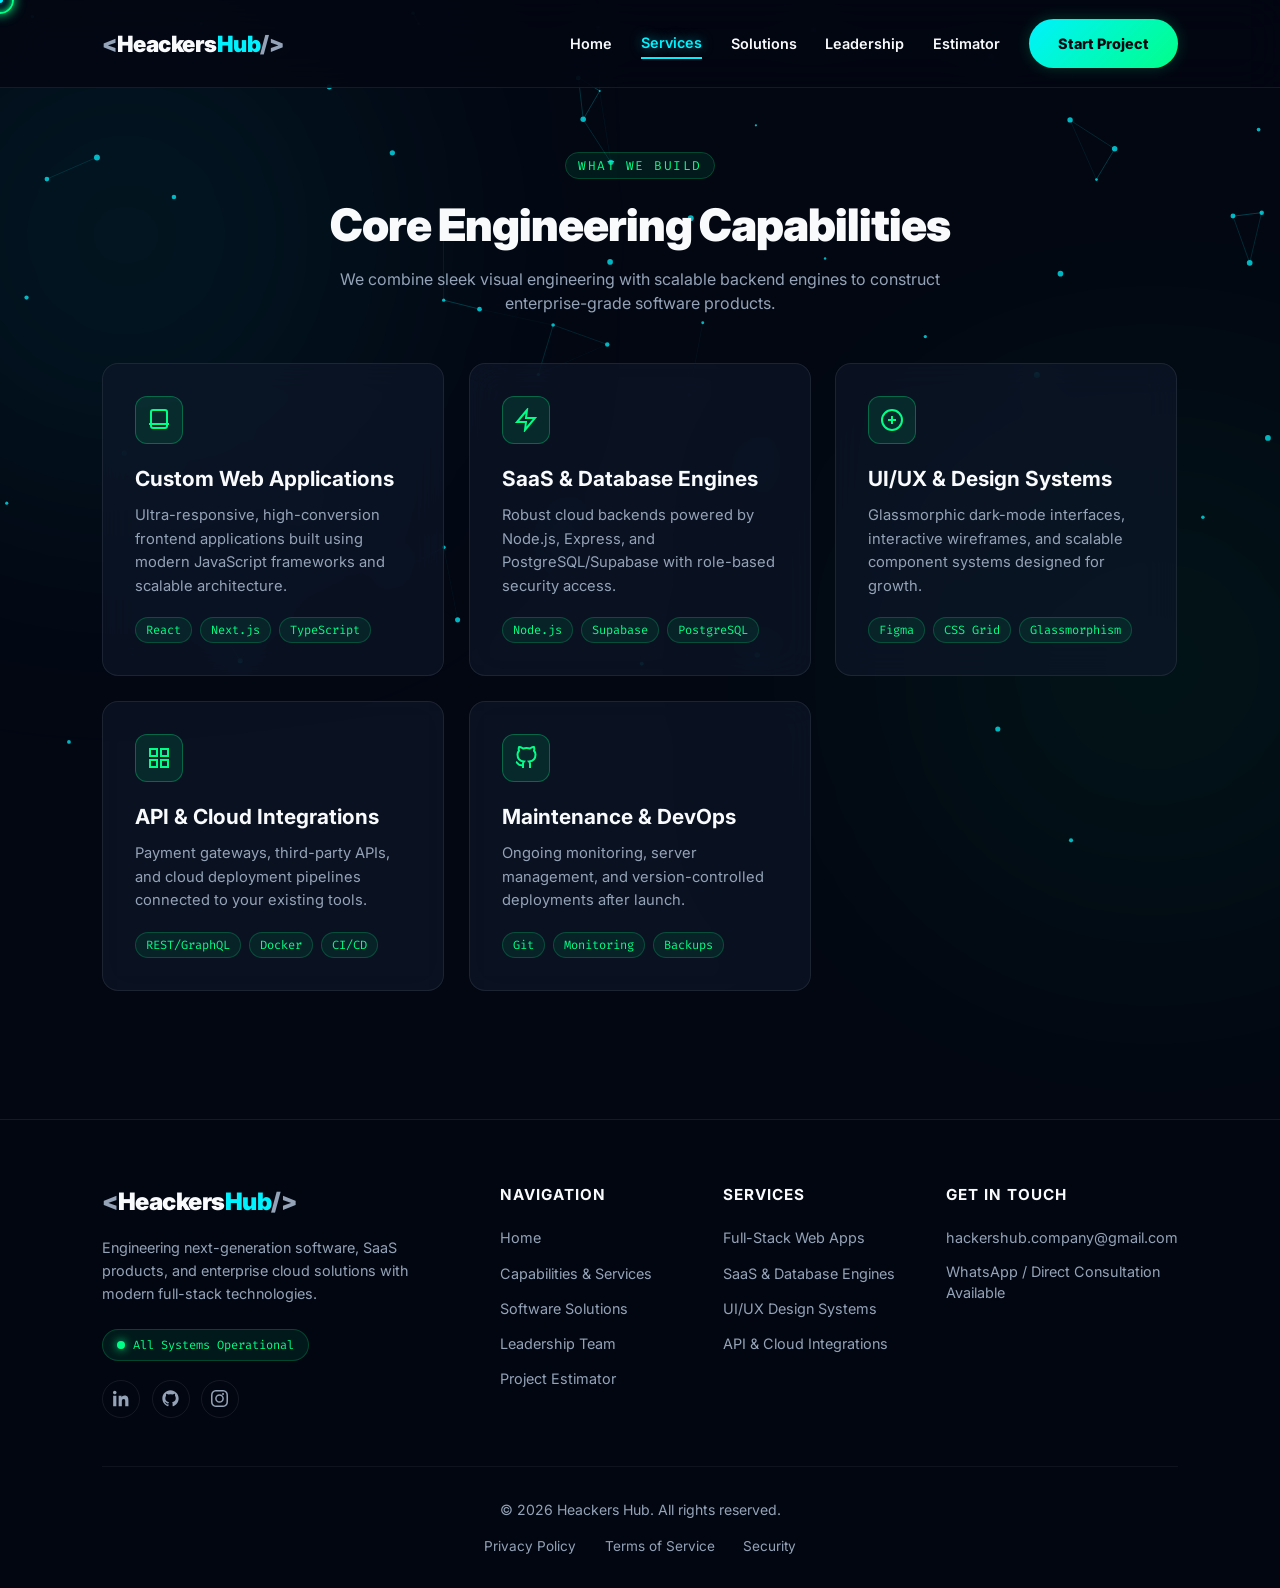
<file: services.html>
<!DOCTYPE html>
<html lang="en">
<head>
  <meta charset="UTF-8">
  <meta name="viewport" content="width=device-width, initial-scale=1.0">
  <title>Services — HeackersHub</title>
  <meta name="description" content="Core engineering capabilities at HeackersHub: custom web applications, SaaS & database engines, and UI/UX design systems.">
  <link rel="icon" href="data:image/svg+xml,%3Csvg xmlns='http://www.w3.org/2000/svg' viewBox='0 0 100 100'%3E%3Crect width='100' height='100' rx='22' fill='%23030712'/%3E%3Ctext x='50' y='68' font-size='60' text-anchor='middle' fill='%2300f2fe' font-family='monospace'%3E%3C/%3E%3C/text%3E%3C/svg%3E">
  <link rel="stylesheet" href="style.css">
  <link href="https://fonts.googleapis.com/css2?family=Fira+Code:wght@400;600&family=Inter:wght@400;600;700;900&display=swap" rel="stylesheet">
</head>
<body>

  <div class="preloader">
    <div class="preloader-box">
      booting heackershub.sys ...
      <div class="preloader-bar"></div>
    </div>
  </div>

  <canvas id="particleCanvas"></canvas>
  <div class="glow-orb orb-1"></div>
  <div class="glow-orb orb-2"></div>

  <header class="navbar">
    <div class="logo">
      <a href="index.html" style="text-decoration:none; color:inherit;">
        <span class="logo-bracket">&lt;</span>Heackers<span class="logo-highlight">Hub</span><span class="logo-bracket">/&gt;</span>
      </a>
    </div>
    <div class="nav-overlay"></div>
    <nav class="nav-links">
      <a href="index.html">Home</a>
      <a href="services.html" class="active">Services</a>
      <a href="solutions.html">Solutions</a>
      <a href="leadership.html">Leadership</a>
      <a href="estimator.html">Estimator</a>
      <a href="contact.html" class="btn-neon">Start Project</a>
    </nav>
    <button class="hamburger" aria-label="Toggle menu"><span></span><span></span><span></span></button>
  </header>

  <main class="section">
    <div class="section-header reveal">
      <span class="sub-badge">WHAT WE BUILD</span>
      <h1 class="page-title">Core Engineering Capabilities</h1>
      <p class="section-desc">We combine sleek visual engineering with scalable backend engines to construct enterprise-grade software products.</p>
    </div>

    <div class="grid-3">
      <div class="glass-card reveal">
        <div class="card-icon-wrapper">
          <svg class="neon-svg" width="24" height="24" fill="none" stroke="currentColor" stroke-width="2" viewBox="0 0 24 24"><path d="M20 16V4a2 2 0 0 0-2-2H6a2 2 0 0 0-2 2v12m16 0h2m-18 0H2m2 0h16m-16 0v2a2 2 0 0 0 2 2h12a2 2 0 0 0 2-2v-2"/></svg>
        </div>
        <h3>Custom Web Applications</h3>
        <p>Ultra-responsive, high-conversion frontend applications built using modern JavaScript frameworks and scalable architecture.</p>
        <div class="tech-pills">
          <span class="pill">React</span>
          <span class="pill">Next.js</span>
          <span class="pill">TypeScript</span>
        </div>
      </div>

      <div class="glass-card reveal">
        <div class="card-icon-wrapper">
          <svg class="neon-svg" width="24" height="24" fill="none" stroke="currentColor" stroke-width="2" viewBox="0 0 24 24"><path d="M13 2L3 14h9l-1 8 10-12h-9l1-8z"/></svg>
        </div>
        <h3>SaaS & Database Engines</h3>
        <p>Robust cloud backends powered by Node.js, Express, and PostgreSQL/Supabase with role-based security access.</p>
        <div class="tech-pills">
          <span class="pill">Node.js</span>
          <span class="pill">Supabase</span>
          <span class="pill">PostgreSQL</span>
        </div>
      </div>

      <div class="glass-card reveal">
        <div class="card-icon-wrapper">
          <svg class="neon-svg" width="24" height="24" fill="none" stroke="currentColor" stroke-width="2" viewBox="0 0 24 24"><circle cx="12" cy="12" r="10"/><path d="M12 8v8M8 12h8"/></svg>
        </div>
        <h3>UI/UX & Design Systems</h3>
        <p>Glassmorphic dark-mode interfaces, interactive wireframes, and scalable component systems designed for growth.</p>
        <div class="tech-pills">
          <span class="pill">Figma</span>
          <span class="pill">CSS Grid</span>
          <span class="pill">Glassmorphism</span>
        </div>
      </div>

      <div class="glass-card reveal">
        <div class="card-icon-wrapper">
          <svg class="neon-svg" width="24" height="24" fill="none" stroke="currentColor" stroke-width="2" viewBox="0 0 24 24"><rect x="3" y="3" width="7" height="7"/><rect x="14" y="3" width="7" height="7"/><rect x="3" y="14" width="7" height="7"/><rect x="14" y="14" width="7" height="7"/></svg>
        </div>
        <h3>API & Cloud Integrations</h3>
        <p>Payment gateways, third-party APIs, and cloud deployment pipelines connected to your existing tools.</p>
        <div class="tech-pills">
          <span class="pill">REST/GraphQL</span>
          <span class="pill">Docker</span>
          <span class="pill">CI/CD</span>
        </div>
      </div>

      <div class="glass-card reveal">
        <div class="card-icon-wrapper">
          <svg class="neon-svg" width="24" height="24" fill="none" stroke="currentColor" stroke-width="2" viewBox="0 0 24 24"><path d="M9 19c-5 1.5-5-2.5-7-3m14 6v-3.87a3.37 3.37 0 0 0-.94-2.61c3.14-.35 6.44-1.54 6.44-7A5.44 5.44 0 0 0 20 4.77 5.07 5.07 0 0 0 19.91 1S18.73.65 16 2.48a13.38 13.38 0 0 0-7 0C6.27.65 5.09 1 5.09 1A5.07 5.07 0 0 0 5 4.77a5.44 5.44 0 0 0-1.5 3.78c0 5.42 3.3 6.61 6.44 7A3.37 3.37 0 0 0 9 18.13V22"/></svg>
        </div>
        <h3>Maintenance & DevOps</h3>
        <p>Ongoing monitoring, server management, and version-controlled deployments after launch.</p>
        <div class="tech-pills">
          <span class="pill">Git</span>
          <span class="pill">Monitoring</span>
          <span class="pill">Backups</span>
        </div>
      </div>
    </div>
  </main>

  <button class="back-to-top" aria-label="Back to top">
    <svg width="18" height="18" fill="none" stroke="currentColor" stroke-width="2" viewBox="0 0 24 24"><path d="M12 19V5M5 12l7-7 7 7"/></svg>
  </button>

  <footer class="main-footer">
    <div class="footer-container">
      
      <div class="footer-brand">
        <div class="logo">
          <a href="index.html" style="text-decoration:none; color:inherit;">
            <span class="logo-bracket">&lt;</span>Heackers<span class="logo-highlight">Hub</span><span class="logo-bracket">/&gt;</span>
          </a>
        </div>
        <p class="brand-desc">Engineering next-generation software, SaaS products, and enterprise cloud solutions with modern full-stack technologies.</p>
        <div class="status-badge">
          <span class="pulse-dot"></span> All Systems Operational
        </div>
        <div class="social-icons">
          <a href="https://www.linkedin.com/company/hackershub-official/?viewAsMember=true" target="_blank" rel="noopener" aria-label="LinkedIn"><svg viewBox="0 0 24 24" fill="currentColor"><path d="M4.98 3.5C4.98 4.88 3.88 6 2.5 6S0 4.88 0 3.5 1.12 1 2.5 1s2.48 1.12 2.48 2.5zM.24 8.25h4.5V23H.24V8.25zm7.5 0h4.31v2.02h.06c.6-1.13 2.07-2.33 4.26-2.33 4.56 0 5.4 3 5.4 6.9V23h-4.5v-6.72c0-1.6-.03-3.66-2.23-3.66-2.23 0-2.57 1.74-2.57 3.55V23h-4.5V8.25z"/></svg></a>
          <a href="https://github.com/Hackers4786" target="_blank" rel="noopener" aria-label="GitHub"><svg viewBox="0 0 24 24" fill="currentColor"><path d="M12 .5C5.65.5.5 5.65.5 12c0 5.08 3.29 9.39 7.86 10.91.57.1.78-.25.78-.55v-2.14c-3.2.7-3.87-1.36-3.87-1.36-.53-1.34-1.29-1.7-1.29-1.7-1.05-.72.08-.71.08-.71 1.17.08 1.78 1.2 1.78 1.2 1.03 1.77 2.71 1.26 3.37.96.1-.75.4-1.26.73-1.55-2.55-.29-5.24-1.28-5.24-5.68 0-1.26.45-2.28 1.19-3.09-.12-.29-.52-1.46.11-3.05 0 0 .97-.31 3.18 1.18a11.1 11.1 0 0 1 5.79 0c2.21-1.49 3.18-1.18 3.18-1.18.63 1.59.23 2.76.11 3.05.74.81 1.19 1.83 1.19 3.09 0 4.41-2.7 5.38-5.27 5.67.42.36.78 1.08.78 2.17v3.22c0 .3.21.66.79.55C20.21 21.38 23.5 17.08 23.5 12 23.5 5.65 18.35.5 12 .5z"/></svg></a>
          <a href="#" aria-label="Instagram" title="Instagram coming soon"><svg viewBox="0 0 24 24" fill="currentColor"><path d="M12 2.16c3.2 0 3.58.01 4.85.07 1.17.05 1.8.25 2.23.41.56.22.96.48 1.38.9.42.42.68.82.9 1.38.16.42.36 1.06.41 2.23.06 1.27.07 1.65.07 4.85s-.01 3.58-.07 4.85c-.05 1.17-.25 1.8-.41 2.23-.22.56-.48.96-.9 1.38-.42.42-.82.68-1.38.9-.42.16-1.06.36-2.23.41-1.27.06-1.65.07-4.85.07s-3.58-.01-4.85-.07c-1.17-.05-1.8-.25-2.23-.41-.56-.22-.96-.48-1.38-.9-.42-.42-.68-.82-.9-1.38-.16-.42-.36-1.06-.41-2.23-.06-1.27-.07-1.65-.07-4.85s.01-3.58.07-4.85c.05-1.17.25-1.8.41-2.23.22-.56.48-.96.9-1.38.42-.42.82-.68 1.38-.9.42-.16 1.06-.36 2.23-.41 1.27-.06 1.65-.07 4.85-.07M12 0C8.74 0 8.33.01 7.05.07 5.78.13 4.9.33 4.14.63c-.79.31-1.46.72-2.13 1.39C1.35 2.68.94 3.35.63 4.14.33 4.9.13 5.78.07 7.05.01 8.33 0 8.74 0 12s.01 3.67.07 4.95c.06 1.27.26 2.15.56 2.91.31.79.72 1.46 1.39 2.13.67.67 1.34 1.08 2.13 1.39.76.3 1.64.5 2.91.56C8.33 23.99 8.74 24 12 24s3.67-.01 4.95-.07c1.27-.06 2.15-.26 2.91-.56.79-.31 1.46-.72 2.13-1.39.67-.67 1.08-1.34 1.39-2.13.3-.76.5-1.64.56-2.91.06-1.28.07-1.69.07-4.95s-.01-3.67-.07-4.95c-.06-1.27-.26-2.15-.56-2.91-.31-.79-.72-1.46-1.39-2.13C21.32 1.35 20.65.94 19.86.63c-.76-.3-1.64-.5-2.91-.56C15.67.01 15.26 0 12 0zm0 5.84A6.16 6.16 0 1 0 18.16 12 6.16 6.16 0 0 0 12 5.84zm0 10.16A4 4 0 1 1 16 12a4 4 0 0 1-4 4zm6.41-10.4a1.44 1.44 0 1 1-1.44-1.44 1.44 1.44 0 0 1 1.44 1.44z"/></svg></a>
        </div>
      </div>

      <div class="footer-col">
        <h4>Navigation</h4>
        <ul>
          <li><a href="index.html">Home</a></li>
          <li><a href="services.html">Capabilities & Services</a></li>
          <li><a href="solutions.html">Software Solutions</a></li>
          <li><a href="leadership.html">Leadership Team</a></li>
          <li><a href="estimator.html">Project Estimator</a></li>
        </ul>
      </div>

      <div class="footer-col">
        <h4>Services</h4>
        <ul>
          <li><a href="services.html">Full-Stack Web Apps</a></li>
          <li><a href="services.html">SaaS & Database Engines</a></li>
          <li><a href="services.html">UI/UX Design Systems</a></li>
          <li><a href="services.html">API & Cloud Integrations</a></li>
        </ul>
      </div>

      <div class="footer-col">
        <h4>Get In Touch</h4>
        <ul>
          <li><a href="mailto:hackershub.company@gmail.com">hackershub.company@gmail.com</a></li>
          <li><span class="contact-info">WhatsApp / Direct Consultation Available</span></li>
        </ul>
      </div>

    </div>

    <div class="footer-bottom">
      <p>© 2026 Heackers Hub. All rights reserved.</p>
      <div class="footer-legal">
        <a href="#">Privacy Policy</a>
        <a href="#">Terms of Service</a>
        <a href="#">Security</a>
      </div>
    </div>
  </footer>

  <script src="script.js"></script>
</body>
</html>
</file>
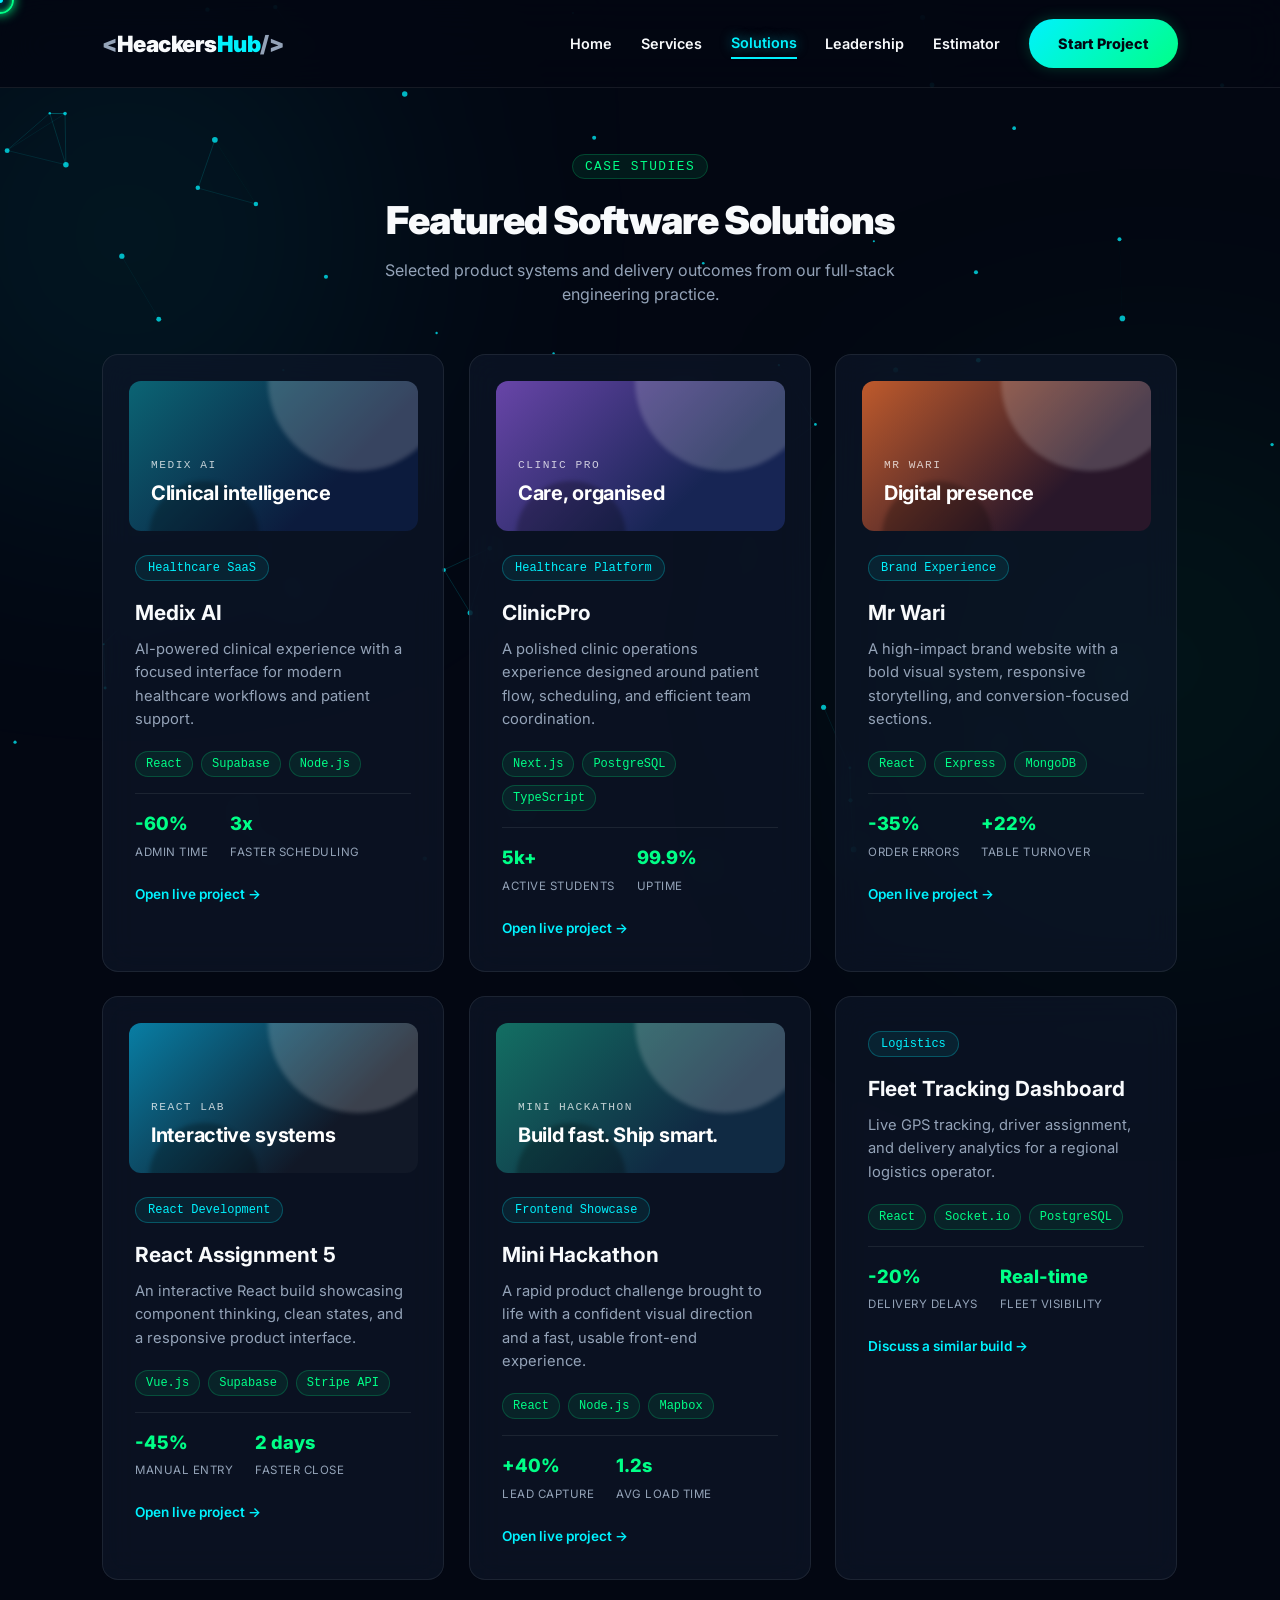
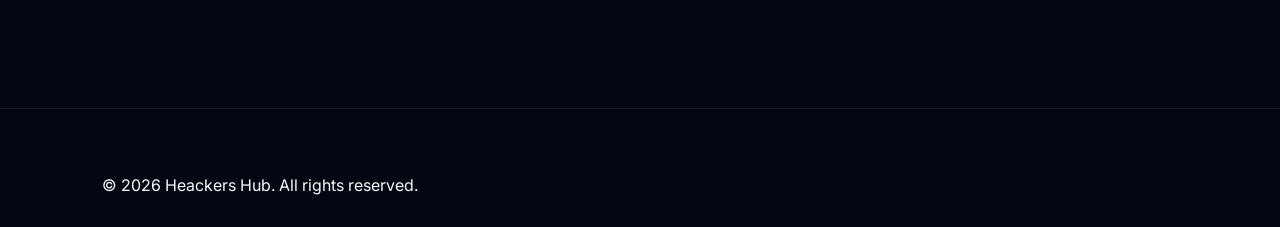
<file: solutions.html>
<!DOCTYPE html>
<html lang="en">
<head>
  <meta charset="UTF-8">
  <meta name="viewport" content="width=device-width, initial-scale=1.0">
  <title>Solutions — Heackers Hub</title>
  <meta name="description" content="Featured software solutions by Heackers Hub — clinic management, LMS & assessment engines, and digital POS systems, with real results.">
  <link rel="icon" href="data:image/svg+xml,%3Csvg xmlns='http://www.w3.org/2000/svg' viewBox='0 0 100 100'%3E%3Crect width='100' height='100' rx='22' fill='%23030712'/%3E%3Ctext x='50' y='68' font-size='60' text-anchor='middle' fill='%2300f2fe' font-family='monospace'%3E%3C/%3E%3C/text%3E%3C/svg%3E">
  <link rel="stylesheet" href="style.css">
  <link href="https://fonts.googleapis.com/css2?family=Inter:wght@300;400;600;800;900&display=swap" rel="stylesheet">
</head>
<body>
  <div class="preloader">
    <div class="preloader-box">
      booting heackershub.sys ...
      <div class="preloader-bar"></div>
    </div>
  </div>

  <canvas id="particleCanvas"></canvas>
  <div class="glow-orb orb-1"></div>
  <div class="glow-orb orb-2"></div>

  <nav class="navbar">
    <div class="logo">
      <a href="index.html" style="text-decoration:none; color:inherit;">
        <span class="logo-bracket">&lt;</span>Heackers<span class="logo-highlight">Hub</span><span class="logo-bracket">/&gt;</span>
      </a>
    </div>
    <div class="nav-overlay"></div>
    <div class="nav-links">
      <a href="index.html">Home</a>
      <a href="services.html">Services</a>
      <a href="solutions.html" class="active">Solutions</a>
      <a href="leadership.html">Leadership</a>
      <a href="estimator.html">Estimator</a>
      <a href="contact.html" class="btn-neon">Start Project</a>
    </div>
    <button class="hamburger" aria-label="Toggle menu"><span></span><span></span><span></span></button>
  </nav>

  <section class="section">
    <div class="section-header reveal">
      <span class="sub-badge">CASE STUDIES</span>
      <h2 class="section-heading">Featured Software Solutions</h2>
      <p class="section-desc">Selected product systems and delivery outcomes from our full-stack engineering practice.</p>
    </div>
    <div class="grid-3">
      <div class="glass-card reveal">
        <div class="project-cover project-cover-medix">
          <span>MEDIX AI</span><strong>Clinical intelligence</strong>
        </div>
        <span class="tag">Healthcare SaaS</span>
        <h3>Medix AI</h3>
        <p>AI-powered clinical experience with a focused interface for modern healthcare workflows and patient support.</p>
        <div class="tech-pills" style="margin-bottom:1rem;">
          <span class="pill">React</span>
          <span class="pill">Supabase</span>
          <span class="pill">Node.js</span>
        </div>
        <div class="work-results">
          <div><span class="result-num">-60%</span><span class="result-label">Admin Time</span></div>
          <div><span class="result-num">3x</span><span class="result-label">Faster Scheduling</span></div>
        </div>
        <a href="https://medix-ai-six.vercel.app" target="_blank" rel="noopener" class="case-link">Open live project →</a>
      </div>
      <div class="glass-card reveal">
        <div class="project-cover project-cover-clinic">
          <span>CLINIC PRO</span><strong>Care, organised</strong>
        </div>
        <span class="tag">Healthcare Platform</span>
        <h3>ClinicPro</h3>
        <p>A polished clinic operations experience designed around patient flow, scheduling, and efficient team coordination.</p>
        <div class="tech-pills" style="margin-bottom:1rem;">
          <span class="pill">Next.js</span>
          <span class="pill">PostgreSQL</span>
          <span class="pill">TypeScript</span>
        </div>
        <div class="work-results">
          <div><span class="result-num">5k+</span><span class="result-label">Active Students</span></div>
          <div><span class="result-num">99.9%</span><span class="result-label">Uptime</span></div>
        </div>
        <a href="https://clinicpro-tan.vercel.app/" target="_blank" rel="noopener" class="case-link">Open live project →</a>
      </div>
      <div class="glass-card reveal">
        <div class="project-cover project-cover-wari">
          <span>MR WARI</span><strong>Digital presence</strong>
        </div>
        <span class="tag">Brand Experience</span>
        <h3>Mr Wari</h3>
        <p>A high-impact brand website with a bold visual system, responsive storytelling, and conversion-focused sections.</p>
        <div class="tech-pills" style="margin-bottom:1rem;">
          <span class="pill">React</span>
          <span class="pill">Express</span>
          <span class="pill">MongoDB</span>
        </div>
        <div class="work-results">
          <div><span class="result-num">-35%</span><span class="result-label">Order Errors</span></div>
          <div><span class="result-num">+22%</span><span class="result-label">Table Turnover</span></div>
        </div>
        <a href="https://hasanraza1019.github.io/mr-wari" target="_blank" rel="noopener" class="case-link">Open live project →</a>
      </div>
      <div class="glass-card reveal">
        <div class="project-cover project-cover-react">
          <span>REACT LAB</span><strong>Interactive systems</strong>
        </div>
        <span class="tag">React Development</span>
        <h3>React Assignment 5</h3>
        <p>An interactive React build showcasing component thinking, clean states, and a responsive product interface.</p>
        <div class="tech-pills" style="margin-bottom:1rem;">
          <span class="pill">Vue.js</span>
          <span class="pill">Supabase</span>
          <span class="pill">Stripe API</span>
        </div>
        <div class="work-results">
          <div><span class="result-num">-45%</span><span class="result-label">Manual Entry</span></div>
          <div><span class="result-num">2 days</span><span class="result-label">Faster Close</span></div>
        </div>
        <a href="https://aliamirfajar421.github.io/react-assignment-5./" target="_blank" rel="noopener" class="case-link">Open live project →</a>
      </div>
      <div class="glass-card reveal">
        <div class="project-cover project-cover-hackathon">
          <span>MINI HACKATHON</span><strong>Build fast. Ship smart.</strong>
        </div>
        <span class="tag">Frontend Showcase</span>
        <h3>Mini Hackathon</h3>
        <p>A rapid product challenge brought to life with a confident visual direction and a fast, usable front-end experience.</p>
        <div class="tech-pills" style="margin-bottom:1rem;">
          <span class="pill">React</span>
          <span class="pill">Node.js</span>
          <span class="pill">Mapbox</span>
        </div>
        <div class="work-results">
          <div><span class="result-num">+40%</span><span class="result-label">Lead Capture</span></div>
          <div><span class="result-num">1.2s</span><span class="result-label">Avg Load Time</span></div>
        </div>
        <a href="https://aliamirfajar421.github.io/Mini-Hackcton/" target="_blank" rel="noopener" class="case-link">Open live project →</a>
      </div>
      <div class="glass-card reveal">
        <span class="tag">Logistics</span>
        <h3>Fleet Tracking Dashboard</h3>
        <p>Live GPS tracking, driver assignment, and delivery analytics for a regional logistics operator.</p>
        <div class="tech-pills" style="margin-bottom:1rem;">
          <span class="pill">React</span>
          <span class="pill">Socket.io</span>
          <span class="pill">PostgreSQL</span>
        </div>
        <div class="work-results">
          <div><span class="result-num">-20%</span><span class="result-label">Delivery Delays</span></div>
          <div><span class="result-num">Real-time</span><span class="result-label">Fleet Visibility</span></div>
        </div>
        <a href="contact.html" class="case-link">Discuss a similar build →</a>
      </div>
    </div>
  </section>

  <button class="back-to-top" aria-label="Back to top">
    <svg width="18" height="18" fill="none" stroke="currentColor" stroke-width="2" viewBox="0 0 24 24"><path d="M12 19V5M5 12l7-7 7 7"/></svg>
  </button>

  <footer>
    <p>© 2026 Heackers Hub. All rights reserved.</p>
  </footer>
  <script src="script.js"></script>
</body>
</html>
</file>
<file: style.css>
/* ============================================================
   HEACKERS HUB — ENTERPRISE FULL STYLESHEET (FIXED & RESPONSIVE)
   ============================================================ */

:root {
  --bg-dark: #030712;
  --card-bg: rgba(15, 23, 42, 0.65);
  --cyan: #00f2fe;
  --green: #00ff87;
  --text-main: #f8fafc;
  --text-muted: #94a3b8;
  --glow-border: rgba(0, 242, 254, 0.25);
  --border-subtle: rgba(255, 255, 255, 0.08);
}

* {
  margin: 0;
  padding: 0;
  box-sizing: border-box !important;
  font-family: 'Inter', system-ui, -apple-system, sans-serif;
  scroll-behavior: smooth;
}

html, body {
  width: 100%;
  max-width: 100%;
  overflow-x: hidden !important;
  background-color: var(--bg-dark);
  color: var(--text-main);
  line-height: 1.5;
  min-height: 100vh;
}

body {
  display: flex;
  flex-direction: column;
}

/* ============================================================
   1. DYNAMIC NEON PC CURSOR
   ============================================================ */
.custom-cursor {
  width: 28px;
  height: 28px;
  border: 2px solid var(--green);
  border-radius: 50%;
  position: fixed;
  pointer-events: none;
  transform: translate(-50%, -50%);
  z-index: 9999;
  box-shadow: 0 0 12px var(--green), inset 0 0 6px var(--green);
  transition: transform 0.15s ease-out, width 0.2s, height 0.2s, border-color 0.2s, background 0.2s;
}

.custom-cursor-dot {
  width: 6px;
  height: 6px;
  background: var(--cyan);
  border-radius: 50%;
  position: fixed;
  pointer-events: none;
  transform: translate(-50%, -50%);
  z-index: 10000;
  box-shadow: 0 0 10px var(--cyan);
}

.custom-cursor.hovered {
  transform: translate(-50%, -50%) scale(1.6);
  border-color: var(--cyan);
  background: rgba(0, 242, 254, 0.12);
  box-shadow: 0 0 22px var(--cyan), inset 0 0 8px var(--cyan);
}

/* ============================================================
   2. BACKGROUND CANVAS & AMBIENT ORBS (FIXED VISIBILITY)
   ============================================================ */
#particleCanvas, canvas {
  position: fixed !important;
  top: 0 !important;
  left: 0 !important;
  width: 100vw !important;
  height: 100vh !important;
  z-index: 0 !important;
  pointer-events: none !important;
}

.glow-orb {
  position: fixed !important;
  width: 380px !important;
  height: 380px !important;
  border-radius: 50% !important;
  filter: blur(150px) !important;
  z-index: 0 !important;
  pointer-events: none !important;
}
.orb-1 { top: 5%; left: -5%; background: rgba(0, 242, 254, 0.15); }
.orb-2 { bottom: 5%; right: -5%; background: rgba(0, 255, 135, 0.12); }

/* Stack content above background canvas */
.navbar, .hero, .metrics-strip, .section, .estimator-container, .contact-card, .form-container, footer {
  position: relative;
  z-index: 2;
}

/* ============================================================
   3. NAVIGATION BAR
   ============================================================ */
.navbar {
  display: flex;
  justify-content: space-between;
  align-items: center;
  padding: 1.2rem 8%;
  background: rgba(3, 7, 18, 0.85);
  backdrop-filter: blur(20px);
  -webkit-backdrop-filter: blur(20px);
  position: sticky;
  top: 0;
  z-index: 1000;
  border-bottom: 1px solid var(--border-subtle);
  width: 100%;
}

.logo {
  font-size: 1.4rem;
  font-weight: 900;
  letter-spacing: -0.5px;
  white-space: nowrap;
}
.logo-bracket { color: var(--text-muted); }
.logo-highlight { color: var(--cyan); }

.nav-links {
  display: flex;
  align-items: center;
  gap: 1.8rem;
}

.nav-links a {
  color: var(--text-main);
  text-decoration: none;
  font-size: 0.9rem;
  font-weight: 600;
  transition: all 0.3s ease;
  padding: 4px 0;
  white-space: nowrap;
}

.nav-links a:hover,
.nav-links a.active {
  color: var(--cyan);
  border-bottom: 2px solid var(--cyan);
  text-shadow: 0 0 12px rgba(0, 242, 254, 0.5);
}

/* ============================================================
   4. HERO & TERMINAL COMPONENTS
   ============================================================ */
.hero {
  text-align: center;
  padding: 4rem 1rem 3rem;
  max-width: 900px;
  margin: 0 auto;
  width: 100%;
}

.hero-badge {
  display: inline-flex;
  align-items: center;
  gap: 8px;
  background: rgba(0, 242, 254, 0.1);
  border: 1px solid var(--glow-border);
  color: var(--cyan);
  padding: 0.4rem 1.2rem;
  border-radius: 50px;
  font-size: 0.8rem;
  font-weight: 700;
  text-transform: uppercase;
}

.pulse-dot {
  width: 8px;
  height: 8px;
  background: var(--green);
  border-radius: 50%;
  box-shadow: 0 0 10px var(--green);
  animation: pulse 1.5s infinite;
}

@keyframes pulse {
  0% { transform: scale(0.95); box-shadow: 0 0 0 0 rgba(0, 255, 135, 0.7); }
  70% { transform: scale(1); box-shadow: 0 0 0 10px rgba(0, 255, 135, 0); }
  100% { transform: scale(0.95); box-shadow: 0 0 0 0 rgba(0, 255, 135, 0); }
}

.hero h1 {
  font-size: 3.2rem;
  line-height: 1.2;
  margin: 1.5rem 0;
  font-weight: 900;
  letter-spacing: -1px;
  word-wrap: break-word;
}

.glow-text {
  background: linear-gradient(135deg, var(--cyan), var(--green));
  -webkit-background-clip: text;
  -webkit-text-fill-color: transparent;
}

.hero p {
  color: var(--text-muted);
  font-size: 1.1rem;
  margin-bottom: 2.5rem;
}

.terminal-card {
  background: #090d16;
  border: 1px solid rgba(255, 255, 255, 0.12);
  border-radius: 12px;
  text-align: left;
  max-width: 650px;
  margin: 0 auto 2.5rem;
  box-shadow: 0 25px 50px -12px rgba(0, 0, 0, 0.8);
  overflow: hidden;
  width: 100%;
}

.terminal-header {
  background: #111827;
  padding: 0.6rem 1rem;
  display: flex;
  align-items: center;
  gap: 8px;
}

.dot { width: 10px; height: 10px; border-radius: 50%; }
.dot.red { background: #ff5f56; }
.dot.yellow { background: #ffbd2e; }
.dot.green { background: #27c93f; }

.terminal-title {
  font-family: 'Fira Code', monospace;
  font-size: 0.75rem;
  color: var(--text-muted);
  margin-left: 10px;
}

.terminal-body {
  padding: 1.2rem;
  font-family: 'Fira Code', monospace;
  font-size: 0.85rem;
  color: var(--green);
  min-height: 120px;
}

.cursor-blink { animation: blink 0.8s infinite; color: var(--cyan); }
@keyframes blink { 0%, 100% { opacity: 1; } 50% { opacity: 0; } }

.hero-actions { display: flex; gap: 1rem; justify-content: center; flex-wrap: wrap; }

/* ============================================================
   5. METRICS STRIP & SECTIONS
   ============================================================ */
.metrics-strip {
  display: flex;
  justify-content: space-around;
  padding: 2.5rem 8%;
  background: rgba(15, 23, 42, 0.5);
  border-top: 1px solid rgba(0, 242, 254, 0.15);
  border-bottom: 1px solid rgba(0, 242, 254, 0.15);
  margin: 3rem 0;
  text-align: center;
  flex-wrap: wrap;
  gap: 1.5rem;
}

.metric-box h2 { font-size: 2.4rem; color: var(--cyan); font-weight: 900; }
.metric-box p { color: var(--text-muted); font-size: 0.85rem; text-transform: uppercase; margin-top: 0.3rem; }

.section {
  padding: 4rem 8%;
  max-width: 1300px;
  margin: 0 auto;
  width: 100%;
}

.section-header {
  text-align: center;
  margin-bottom: 3rem;
  width: 100%;
}

.sub-badge {
  font-family: 'Fira Code', monospace;
  color: var(--green);
  font-size: 0.8rem;
  letter-spacing: 1.5px;
  background: rgba(0, 255, 135, 0.08);
  border: 1px solid rgba(0, 255, 135, 0.2);
  padding: 4px 12px;
  border-radius: 20px;
}

.page-title {
  font-size: 2.8rem;
  font-weight: 900;
  margin: 1rem 0 0.5rem;
  letter-spacing: -1px;
  word-wrap: break-word;
}

.section-desc {
  color: var(--text-muted);
  max-width: 600px;
  margin: 0 auto;
  font-size: 1rem;
}

.section-heading {
  font-size: 2.4rem;
  font-weight: 900;
  margin: 1rem 0 0.5rem;
  letter-spacing: -1px;
  word-wrap: break-word;
}

.grid-3 { display: grid; grid-template-columns: repeat(auto-fit, minmax(280px, 1fr)); gap: 1.5rem; }

/* ============================================================
   6. GLASSMORPHIC CARDS
   ============================================================ */
.glass-card {
  background: var(--card-bg);
  backdrop-filter: blur(16px);
  -webkit-backdrop-filter: blur(16px);
  border: 1px solid var(--border-subtle);
  border-radius: 16px;
  padding: 2rem;
  transition: transform 0.12s ease-out, border-color 0.35s ease, box-shadow 0.35s ease, background 0.35s ease;
  position: relative;
}

.glass-card:hover {
  border-color: var(--green);
  box-shadow: 0 15px 35px -10px rgba(0, 255, 135, 0.25);
  background: rgba(15, 23, 42, 0.75);
}

/* Touch devices (no JS tilt applied): simple lift on tap/hover */
@media (hover: none) {
  .glass-card:active { transform: translateY(-4px); }
}

.card-icon-wrapper {
  width: 48px;
  height: 48px;
  background: rgba(0, 255, 135, 0.1);
  border: 1px solid rgba(0, 255, 135, 0.3);
  border-radius: 12px;
  display: flex;
  align-items: center;
  justify-content: center;
  margin-bottom: 1.2rem;
}

.neon-svg { stroke: var(--green); }

.glass-card h3 {
  margin-bottom: 0.6rem;
  font-size: 1.3rem;
  font-weight: 700;
}

.glass-card p {
  color: var(--text-muted);
  font-size: 0.92rem;
  line-height: 1.6;
  margin-bottom: 1.2rem;
}

.tech-pills { display: flex; flex-wrap: wrap; gap: 0.5rem; }
.pill {
  font-family: 'Fira Code', monospace;
  font-size: 0.75rem;
  color: var(--green);
  background: rgba(0, 255, 135, 0.08);
  border: 1px solid rgba(0, 255, 135, 0.2);
  padding: 3px 10px;
  border-radius: 14px;
}

/* ============================================================
   7. ESTIMATOR CARD
   ============================================================ */
.estimator-container {
  max-width: 800px;
  margin: 0 auto;
  width: 100%;
}

.estimator-card {
  padding: 2.5rem;
  border-radius: 20px;
  background: rgba(15, 23, 42, 0.65);
  border: 1px solid rgba(0, 242, 254, 0.25);
  box-shadow: 0 20px 50px rgba(0, 0, 0, 0.5);
  width: 100%;
}

.estimator-header h2 {
  font-size: 1.6rem;
  font-weight: 800;
  color: var(--text-main);
  margin-bottom: 0.5rem;
}

.estimator-header p {
  color: var(--text-muted);
  font-size: 0.95rem;
  margin-bottom: 2rem;
}

.estimator-options {
  display: flex;
  flex-direction: column;
  gap: 1rem;
  margin-bottom: 2.5rem;
}

.option-card {
  display: flex;
  align-items: center;
  gap: 1.2rem;
  padding: 1.1rem 1.4rem;
  background: rgba(255, 255, 255, 0.03);
  border: 1px solid rgba(255, 255, 255, 0.08);
  border-radius: 12px;
  cursor: pointer;
  transition: all 0.3s ease;
}

.option-card:hover {
  background: rgba(0, 242, 254, 0.06);
  border-color: rgba(0, 242, 254, 0.4);
}

.estimator-checkbox { display: none; }

.custom-check {
  width: 22px;
  height: 22px;
  border: 2px solid var(--text-muted);
  border-radius: 6px;
  position: relative;
  transition: all 0.25s ease;
  flex-shrink: 0;
}

.estimator-checkbox:checked + .custom-check {
  background: var(--green);
  border-color: var(--green);
  box-shadow: 0 0 10px rgba(0, 255, 135, 0.5);
}

.estimator-checkbox:checked + .custom-check::after {
  content: '';
  position: absolute;
  left: 6px;
  top: 2px;
  width: 5px;
  height: 10px;
  border: solid #030712;
  border-width: 0 2px 2px 0;
  transform: rotate(45deg);
}

.option-info {
  display: flex;
  justify-content: space-between;
  align-items: center;
  width: 100%;
  gap: 1rem;
}

.option-title { color: var(--text-main); font-weight: 600; font-size: 0.95rem; }
.option-price { font-family: 'Fira Code', monospace; color: var(--cyan); font-size: 0.85rem; font-weight: 600; }

.estimator-summary {
  display: flex;
  justify-content: space-between;
  align-items: center;
  background: rgba(3, 7, 18, 0.7);
  border: 1px solid rgba(0, 255, 135, 0.25);
  padding: 1.4rem 1.8rem;
  border-radius: 14px;
  flex-wrap: wrap;
  gap: 1.5rem;
}

.summary-label { color: var(--text-muted); font-size: 0.85rem; text-transform: uppercase; letter-spacing: 1px; display: block; }
.summary-amount {
  font-size: 1.8rem;
  font-weight: 900;
  background: linear-gradient(135deg, var(--cyan), var(--green));
  -webkit-background-clip: text;
  -webkit-text-fill-color: transparent;
  margin-top: 0.2rem;
}

/* ============================================================
   8. BUTTON STYLES
   ============================================================ */
.btn-neon {
  background: linear-gradient(135deg, var(--cyan), var(--green)) !important;
  color: #030712 !important;
  font-weight: 800 !important;
  padding: 0.85rem 1.8rem !important;
  border-radius: 50px !important;
  text-decoration: none !important;
  border: none !important;
  cursor: pointer !important;
  transition: all 0.3s ease !important;
  display: inline-block !important;
  text-align: center !important;
  box-shadow: 0 0 15px rgba(0, 255, 135, 0.2) !important;
}

.btn-neon:hover {
  transform: translateY(-2px) scale(1.02) !important;
  box-shadow: 0 0 25px rgba(0, 255, 135, 0.45) !important;
}

.btn-glass {
  border: 1px solid var(--glow-border) !important;
  color: #fff !important;
  padding: 0.85rem 1.8rem !important;
  border-radius: 50px !important;
  text-decoration: none !important;
  transition: all 0.3s ease !important;
  display: inline-block !important;
  text-align: center !important;
}

.btn-glass:hover {
  background: rgba(0, 242, 254, 0.1) !important;
  border-color: var(--cyan) !important;
}

/* ============================================================
   9. FORM STYLING (DARK GLASSMORPHIC & CLEAN RESPONSIVE LAYOUT)
   ============================================================ */
.contact-card, .form-container, section:has(form) {
  max-width: 800px;
  margin: 0 auto;
  width: 100%;
}

form {
  display: flex !important;
  flex-direction: column !important;
  gap: 1.2rem !important;
  width: 100% !important;
  background: rgba(15, 23, 42, 0.65) !important;
  backdrop-filter: blur(16px) !important;
  -webkit-backdrop-filter: blur(16px) !important;
  border: 1px solid rgba(0, 242, 254, 0.3) !important;
  border-radius: 20px !important;
  padding: 2.2rem !important;
  box-shadow: 0 20px 50px rgba(0, 0, 0, 0.6) !important;
  box-sizing: border-box !important;
}

/* Row wrapper for two side-by-side inputs on Desktop */
form .form-row, form .input-row {
  display: flex !important;
  gap: 1.2rem !important;
  width: 100% !important;
}

/* Input Fields, Dropdown & Textarea Dark Reset */
form input,
form select,
form textarea,
input[type="text"],
input[type="email"],
select,
textarea {
  width: 100% !important;
  display: block !important;
  background: rgba(3, 7, 18, 0.85) !important;
  border: 1px solid rgba(0, 242, 254, 0.25) !important;
  border-radius: 10px !important;
  padding: 0.9rem 1.2rem !important;
  color: #f8fafc !important;
  font-size: 0.95rem !important;
  font-family: inherit !important;
  outline: none !important;
  box-sizing: border-box !important;
  -webkit-appearance: none !important;
  -moz-appearance: none !important;
  appearance: none !important;
  transition: all 0.3s ease !important;
}

form input::placeholder,
form textarea::placeholder {
  color: #94a3b8 !important;
  opacity: 0.8 !important;
}

form select {
  background-image: url("data:image/svg+xml,%3Csvg xmlns='http://www.w3.org/2000/svg' width='16' height='16' viewBox='0 0 24 24' fill='none' stroke='%3C00f2fe' stroke-width='2' stroke-linecap='round' stroke-linejoin='round'%3E%3Cpolyline points='6 9 12 15 18 9'%3E%3C/polyline%3E%3C/svg%3E") !important;
  background-repeat: no-repeat !important;
  background-position: right 1.2rem center !important;
  background-size: 1rem !important;
  padding-right: 2.5rem !important;
  cursor: pointer !important;
}

form select option {
  background-color: #090d16 !important;
  color: #ffffff !important;
}

form textarea {
  min-height: 120px !important;
  resize: vertical !important;
}

form input:focus,
form select:focus,
form textarea:focus {
  border-color: #00f2fe !important;
  background: rgba(0, 242, 254, 0.08) !important;
  box-shadow: 0 0 18px rgba(0, 242, 254, 0.35) !important;
}

.form-honeypot {
  position: absolute !important;
  width: 1px !important;
  height: 1px !important;
  padding: 0 !important;
  margin: -1px !important;
  overflow: hidden !important;
  clip: rect(0, 0, 0, 0) !important;
  white-space: nowrap !important;
  border: 0 !important;
}

.form-status {
  min-height: 1.35rem;
  margin: 0.2rem 0 0;
  font-size: 0.84rem;
  line-height: 1.5;
}

.form-status.success { color: var(--green); }
.form-status.error { color: #ff8a8a; }

form button:disabled {
  opacity: 0.65;
  cursor: wait !important;
  transform: none !important;
}

form button,
form button[type="submit"],
form input[type="submit"] {
  width: 100% !important;
  margin-top: 0.5rem !important;
}

/* ============================================================
   10. FOOTER STYLES
   ============================================================ */
.main-footer, footer {
  background: rgba(3, 7, 18, 0.95);
  backdrop-filter: blur(16px);
  -webkit-backdrop-filter: blur(16px);
  border-top: 1px solid var(--border-subtle);
  padding: 4rem 8% 2rem;
  margin-top: 4rem;
  width: 100%;
}

.footer-container {
  max-width: 1300px;
  margin: 0 auto;
  display: grid;
  grid-template-columns: 2fr 1fr 1fr 1.2fr;
  gap: 3rem;
  margin-bottom: 3rem;
  width: 100%;
}

.footer-brand .logo { font-size: 1.5rem; margin-bottom: 1rem; }
.brand-desc { color: var(--text-muted); font-size: 0.9rem; line-height: 1.6; margin-bottom: 1.5rem; max-width: 320px; }

.status-badge {
  display: inline-flex;
  align-items: center;
  gap: 8px;
  background: rgba(0, 255, 135, 0.08);
  border: 1px solid rgba(0, 255, 135, 0.2);
  color: var(--green);
  font-family: 'Fira Code', monospace;
  font-size: 0.75rem;
  padding: 6px 14px;
  border-radius: 20px;
}

.footer-col h4, .footer-col h3 {
  color: var(--text-main);
  font-size: 0.95rem;
  font-weight: 700;
  text-transform: uppercase;
  letter-spacing: 1px;
  margin-bottom: 1.2rem;
}

.footer-col ul {
  list-style: none;
  padding: 0;
  margin: 0;
  display: flex;
  flex-direction: column;
  gap: 0.7rem;
}

.footer-col a, .contact-info {
  color: var(--text-muted);
  text-decoration: none;
  font-size: 0.9rem;
  transition: all 0.25s ease;
  display: inline-block;
}

.footer-col a:hover {
  color: var(--cyan);
  transform: translateX(4px);
}

.footer-bottom {
  max-width: 1300px;
  margin: 0 auto;
  padding-top: 2rem;
  border-top: 1px solid rgba(255, 255, 255, 0.05);
  display: flex;
  flex-direction: column;
  justify-content: center;
  align-items: center;
  text-align: center;
  gap: 1rem;
  width: 100%;
}

.footer-bottom p { color: var(--text-muted); font-size: 0.88rem; text-align: center; margin: 0; }

.footer-legal {
  display: flex;
  justify-content: center;
  gap: 1.8rem;
  flex-wrap: wrap;
}

.footer-legal a {
  color: var(--text-muted);
  text-decoration: none;
  font-size: 0.85rem;
  transition: color 0.25s ease;
}

.footer-legal a:hover { color: var(--cyan); }

/* ============================================================
   11. ALL-SCREEN MOBILE & SMALL DEVICE RESPONSIVENESS
   ============================================================ */

@media (max-width: 900px) {
  .footer-container {
    grid-template-columns: 1fr 1fr;
    gap: 2rem;
  }
}

@media (max-width: 768px) {
  .navbar {
    flex-direction: column;
    padding: 1rem;
    gap: 0.8rem;
  }

  .nav-links {
    flex-wrap: wrap;
    justify-content: center;
    gap: 0.8rem 1.2rem;
  }

  .nav-links a {
    font-size: 0.85rem;
  }

  .hero h1 { font-size: 2.2rem; }
  .page-title { font-size: 2.2rem; }

  form {
    padding: 1.5rem !important;
  }

  form .form-row, form .input-row {
    flex-direction: column !important;
    gap: 1.2rem !important;
  }

  .footer-container {
    grid-template-columns: 1fr;
    text-align: center;
  }

  .footer-col {
    display: flex;
    flex-direction: column;
    align-items: center;
  }

  .custom-cursor, .custom-cursor-dot {
    display: none !important;
  }
}

/* Extra Small Screens / Ultra-Narrow DevTools (250px – 480px) */
@media (max-width: 480px) {
  .navbar {
    padding: 0.8rem 0.5rem;
  }

  .logo {
    font-size: 1.2rem;
  }

  .nav-links {
    gap: 0.5rem 0.8rem;
  }

  .nav-links a {
    font-size: 0.78rem;
  }

  .hero h1 {
    font-size: 1.7rem !important;
  }

  .page-title {
    font-size: 1.6rem !important;
  }

  form {
    padding: 1.2rem 1rem !important;
    border-radius: 14px !important;
  }

  form input, form select, form textarea {
    font-size: 0.88rem !important;
    padding: 0.75rem 0.9rem !important;
  }

  .btn-neon, .btn-glass {
    width: 100% !important;
    padding: 0.8rem 1rem !important;
    font-size: 0.9rem !important;
  }

  .metrics-strip {
    padding: 1.5rem 5%;
  }

  .metric-box h2 {
    font-size: 1.8rem;
  }
}
/* ============================================================
   12. PRELOADER
   ============================================================ */
.preloader {
  position: fixed;
  inset: 0;
  background: var(--bg-dark);
  z-index: 99999;
  display: flex;
  align-items: center;
  justify-content: center;
  transition: opacity 0.5s ease, visibility 0.5s ease;
}
.preloader.loaded {
  opacity: 0;
  visibility: hidden;
  pointer-events: none;
}
.preloader-box {
  font-family: 'Fira Code', monospace;
  color: var(--green);
  font-size: 0.95rem;
  text-align: center;
}
.preloader-bar {
  width: 220px;
  height: 3px;
  background: rgba(255,255,255,0.08);
  border-radius: 3px;
  margin-top: 14px;
  overflow: hidden;
}
.preloader-bar::after {
  content: '';
  display: block;
  height: 100%;
  width: 40%;
  background: linear-gradient(90deg, var(--cyan), var(--green));
  animation: loadbar 1.1s ease-in-out infinite;
}
@keyframes loadbar {
  0% { transform: translateX(-100%); }
  100% { transform: translateX(350%); }
}

/* ============================================================
   13. MOBILE HAMBURGER MENU
   ============================================================ */
.hamburger {
  display: none;
  flex-direction: column;
  gap: 5px;
  background: none;
  border: none;
  cursor: pointer;
  padding: 6px;
  z-index: 1100;
}
.hamburger span {
  width: 24px;
  height: 2px;
  background: var(--text-main);
  border-radius: 2px;
  transition: all 0.3s ease;
}
.hamburger.open span:nth-child(1) { transform: translateY(7px) rotate(45deg); background: var(--cyan); }
.hamburger.open span:nth-child(2) { opacity: 0; }
.hamburger.open span:nth-child(3) { transform: translateY(-7px) rotate(-45deg); background: var(--cyan); }

@media (max-width: 768px) {
  .hamburger { display: flex; }
  .navbar { flex-direction: row; justify-content: space-between; }
  .nav-links {
    position: fixed;
    top: 0;
    right: -100%;
    height: 100vh;
    width: 72%;
    max-width: 300px;
    background: rgba(3, 7, 18, 0.98);
    backdrop-filter: blur(20px);
    flex-direction: column;
    justify-content: center;
    align-items: flex-start;
    padding: 2rem;
    gap: 1.6rem;
    transition: right 0.4s ease;
    border-left: 1px solid var(--border-subtle);
    z-index: 1050;
  }
  .nav-links.open { right: 0; }
  .nav-links a { font-size: 1.05rem; }
  .nav-overlay {
    position: fixed;
    inset: 0;
    background: rgba(0,0,0,0.5);
    opacity: 0;
    pointer-events: none;
    transition: opacity 0.3s ease;
    z-index: 1040;
  }
  .nav-overlay.open { opacity: 1; pointer-events: auto; }
}

/* ============================================================
   14. BACK TO TOP
   ============================================================ */
.back-to-top {
  position: fixed;
  bottom: 28px;
  right: 28px;
  width: 46px;
  height: 46px;
  border-radius: 50%;
  background: rgba(15, 23, 42, 0.85);
  border: 1px solid var(--glow-border);
  color: var(--cyan);
  display: flex;
  align-items: center;
  justify-content: center;
  cursor: pointer;
  opacity: 0;
  visibility: hidden;
  transform: translateY(10px);
  transition: all 0.3s ease;
  backdrop-filter: blur(10px);
  z-index: 900;
}
.back-to-top.show { opacity: 1; visibility: visible; transform: translateY(0); }
.back-to-top:hover { border-color: var(--cyan); box-shadow: 0 0 18px rgba(0,242,254,0.4); }

/* ============================================================
   15. SCROLL REVEAL
   ============================================================ */
.reveal {
  opacity: 0;
  transform: translateY(24px);
  transition: opacity 0.7s ease, transform 0.7s ease;
}
.reveal.in-view { opacity: 1; transform: translateY(0); }

@media (prefers-reduced-motion: reduce) {
  .reveal { opacity: 1; transform: none; transition: none; }
}

/* ============================================================
   16. WHY CHOOSE US
   ============================================================ */
.grid-4 { display: grid; grid-template-columns: repeat(auto-fit, minmax(230px, 1fr)); gap: 1.5rem; }

.feature-item {
  padding: 1.8rem;
  border-radius: 14px;
  background: rgba(255,255,255,0.02);
  border: 1px solid var(--border-subtle);
  transition: all 0.3s ease;
}
.feature-item:hover { border-color: rgba(0,255,135,0.35); transform: translateY(-5px); }
.feature-item .feature-icon {
  width: 42px; height: 42px;
  border-radius: 10px;
  background: rgba(0,242,254,0.1);
  border: 1px solid rgba(0,242,254,0.3);
  display: flex; align-items: center; justify-content: center;
  margin-bottom: 1rem;
  color: var(--cyan);
}
.feature-item h4 { font-size: 1.05rem; margin-bottom: 0.5rem; font-weight: 700; }
.feature-item p { color: var(--text-muted); font-size: 0.88rem; line-height: 1.6; }

/* ============================================================
   17. PROCESS TIMELINE
   ============================================================ */
.process-track {
  display: grid;
  grid-template-columns: repeat(5, 1fr);
  gap: 1.2rem;
  position: relative;
}
.process-step {
  text-align: center;
  padding: 1.6rem 1rem;
  border-radius: 14px;
  background: rgba(15,23,42,0.4);
  border: 1px solid var(--border-subtle);
  position: relative;
}
.process-step .step-num {
  width: 36px; height: 36px;
  border-radius: 50%;
  background: linear-gradient(135deg, var(--cyan), var(--green));
  color: var(--bg-dark);
  font-weight: 900;
  font-size: 0.9rem;
  display: flex; align-items: center; justify-content: center;
  margin: 0 auto 0.9rem;
}
.process-step h4 { font-size: 0.98rem; margin-bottom: 0.4rem; }
.process-step p { color: var(--text-muted); font-size: 0.8rem; line-height: 1.5; }

@media (max-width: 900px) {
  .process-track { grid-template-columns: repeat(2, 1fr); }
}
@media (max-width: 480px) {
  .process-track { grid-template-columns: 1fr; }
}

/* ============================================================
   18. TESTIMONIALS
   ============================================================ */
.testimonial-card { display: flex; flex-direction: column; height: 100%; }
.testimonial-stars { color: var(--green); font-size: 0.9rem; margin-bottom: 0.9rem; letter-spacing: 2px; }
.testimonial-quote { color: var(--text-main); font-size: 0.95rem; line-height: 1.7; margin-bottom: 1.4rem; flex-grow: 1; }
.testimonial-author { display: flex; align-items: center; gap: 0.8rem; }
.testimonial-avatar {
  width: 40px; height: 40px; border-radius: 50%;
  background: rgba(0,242,254,0.12);
  border: 1px solid var(--glow-border);
  display: flex; align-items: center; justify-content: center;
  font-weight: 700; color: var(--cyan); font-size: 0.9rem;
}
.testimonial-name { font-weight: 700; font-size: 0.9rem; }
.testimonial-role { color: var(--text-muted); font-size: 0.78rem; }

/* ============================================================
   19. FAQ ACCORDION
   ============================================================ */
.faq-list { max-width: 760px; margin: 0 auto; display: flex; flex-direction: column; gap: 0.9rem; }
.faq-item {
  border: 1px solid var(--border-subtle);
  border-radius: 12px;
  background: rgba(15,23,42,0.4);
  overflow: hidden;
}
.faq-question {
  width: 100%;
  display: flex;
  justify-content: space-between;
  align-items: center;
  padding: 1.1rem 1.4rem;
  background: none;
  border: none;
  color: var(--text-main);
  font-size: 0.95rem;
  font-weight: 600;
  text-align: left;
  cursor: pointer;
  font-family: inherit;
}
.faq-question .faq-icon { color: var(--cyan); font-size: 1.2rem; transition: transform 0.3s ease; flex-shrink: 0; margin-left: 1rem; }
.faq-item.open .faq-icon { transform: rotate(45deg); }
.faq-answer {
  max-height: 0;
  overflow: hidden;
  transition: max-height 0.35s ease;
}
.faq-answer p { padding: 0 1.4rem 1.2rem; color: var(--text-muted); font-size: 0.9rem; line-height: 1.65; }
.faq-item.open .faq-answer { max-height: 220px; }
.faq-item:hover { border-color: rgba(0,242,254,0.25); }

/* ============================================================
   20. SOCIAL ICONS
   ============================================================ */
.social-icons { display: flex; gap: 0.7rem; margin-top: 1.2rem; }
.social-icons a {
  width: 38px; height: 38px;
  border-radius: 50%;
  border: 1px solid var(--border-subtle);
  display: flex; align-items: center; justify-content: center;
  color: var(--text-muted);
  transition: all 0.3s ease;
}
.social-icons a:hover { color: var(--cyan); border-color: var(--cyan); box-shadow: 0 0 14px rgba(0,242,254,0.3); transform: translateY(-3px); }
.social-icons svg { width: 17px; height: 17px; }

/* ============================================================
   21. WORK / PORTFOLIO CARD ENHANCEMENTS
   ============================================================ */
.tag {
  display: inline-block;
  font-family: 'Fira Code', monospace;
  font-size: 0.75rem;
  color: var(--cyan);
  background: rgba(0,242,254,0.08);
  border: 1px solid rgba(0,242,254,0.25);
  padding: 3px 12px;
  border-radius: 14px;
  margin-bottom: 1rem;
}
.work-results {
  display: flex;
  gap: 1.4rem;
  margin: 1rem 0 1.2rem;
  padding-top: 1rem;
  border-top: 1px solid var(--border-subtle);
}
.work-results .result-num { color: var(--green); font-weight: 800; font-size: 1.15rem; display: block; }
.work-results .result-label { color: var(--text-muted); font-size: 0.72rem; text-transform: uppercase; letter-spacing: 0.5px; }
.case-link { color: var(--cyan); font-size: 0.85rem; font-weight: 600; text-decoration: none; display: inline-flex; align-items: center; gap: 6px; }
.case-link:hover { text-decoration: underline; }

.project-cover {
  min-height: 150px;
  margin: -0.4rem -0.4rem 1.4rem;
  padding: 1.4rem;
  border-radius: 12px;
  display: flex;
  flex-direction: column;
  justify-content: flex-end;
  gap: 0.25rem;
  overflow: hidden;
  position: relative;
  isolation: isolate;
}

.project-cover::before,
.project-cover::after {
  content: '';
  position: absolute;
  border-radius: 50%;
  filter: blur(2px);
  z-index: -1;
}

.project-cover::before {
  width: 180px;
  height: 180px;
  top: -90px;
  right: -30px;
  background: rgba(255, 255, 255, 0.18);
}

.project-cover::after {
  width: 110px;
  height: 110px;
  bottom: -60px;
  left: 20px;
  background: rgba(0, 0, 0, 0.26);
}

.project-cover span {
  font-family: 'Fira Code', monospace;
  font-size: 0.7rem;
  letter-spacing: 1.5px;
  color: rgba(255, 255, 255, 0.75);
}

.project-cover strong {
  font-size: 1.25rem;
  color: #fff;
  letter-spacing: -0.3px;
}

.project-cover-medix { background: linear-gradient(135deg, #0b6474, #0c1b3d 70%); }
.project-cover-clinic { background: linear-gradient(135deg, #6845a8, #172554 70%); }
.project-cover-wari { background: linear-gradient(135deg, #be5a2c, #29172a 70%); }
.project-cover-react { background: linear-gradient(135deg, #087ea4, #111827 70%); }
.project-cover-hackathon { background: linear-gradient(135deg, #136f63, #102a43 70%); }

/* ============================================================
   22. TEAM SOCIAL + CTA
   ============================================================ */
.team-card { text-align: center; }
.team-card .social-icons { justify-content: center; margin-top: 1.1rem; }
.avatar {
  width: 64px; height: 64px;
  border-radius: 50%;
  background: rgba(0,242,254,0.08);
  border: 1px solid var(--glow-border);
  display: flex; align-items: center; justify-content: center;
  font-size: 1.6rem;
  margin: 0 auto 1rem;
}
.role { display: block; color: var(--green); font-size: 0.82rem; font-weight: 600; margin: 0.3rem 0 0.8rem; }

.join-team-cta {
  margin-top: 3rem;
  text-align: center;
  padding: 2.5rem 2rem;
  border-radius: 20px;
  background: linear-gradient(135deg, rgba(0,242,254,0.06), rgba(0,255,135,0.06));
  border: 1px solid var(--glow-border);
}
.join-team-cta h3 { font-size: 1.4rem; margin-bottom: 0.6rem; }
.join-team-cta p { color: var(--text-muted); margin-bottom: 1.4rem; max-width: 480px; margin-left: auto; margin-right: auto; }

/* ============================================================
   23. CONTACT PAGE LAYOUT
   ============================================================ */
.contact-grid {
  display: grid;
  grid-template-columns: 1fr 1.4fr;
  gap: 2rem;
  max-width: 1100px;
  margin: 0 auto;
  align-items: start;
}
.contact-info-card { padding: 2.2rem; height: 100%; }
.contact-info-row { display: flex; gap: 1rem; margin-bottom: 1.5rem; align-items: flex-start; }
.contact-info-row .info-icon {
  width: 40px; height: 40px; flex-shrink: 0;
  border-radius: 10px;
  background: rgba(0,255,135,0.08);
  border: 1px solid rgba(0,255,135,0.25);
  display: flex; align-items: center; justify-content: center;
  color: var(--green);
}
.contact-info-row h4 { font-size: 0.92rem; margin-bottom: 0.2rem; }
.contact-info-row p, .contact-info-row a { color: var(--text-muted); font-size: 0.85rem; text-decoration: none; }
.contact-info-row a:hover { color: var(--cyan); }

@media (max-width: 900px) {
  .contact-grid { grid-template-columns: 1fr; }
}

/* ============================================================
   24. CURSOR CLICK RIPPLE
   ============================================================ */
.click-ripple {
  position: fixed;
  border: 1px solid var(--cyan);
  border-radius: 50%;
  pointer-events: none;
  transform: translate(-50%, -50%);
  z-index: 9998;
  animation: ripple-expand 0.6s ease-out forwards;
}
@keyframes ripple-expand {
  0% { width: 8px; height: 8px; opacity: 0.9; }
  100% { width: 70px; height: 70px; opacity: 0; }
}

/* ============================================================
   25. PAGE TRANSITION FADE
   ============================================================ */
body { animation: pageFadeIn 0.5s ease; }
@keyframes pageFadeIn { from { opacity: 0; } to { opacity: 1; } }

/* ============================================================
   26. MAGNETIC BUTTON RESPONSIVENESS
   ============================================================ */
.btn-neon, .btn-glass {
  transition: transform 0.15s ease-out, box-shadow 0.3s ease, background 0.3s ease, border-color 0.3s ease !important;
}
.back-to-top { transition: transform 0.15s ease-out, opacity 0.3s ease, visibility 0.3s ease, border-color 0.3s ease, box-shadow 0.3s ease; }
</file>
